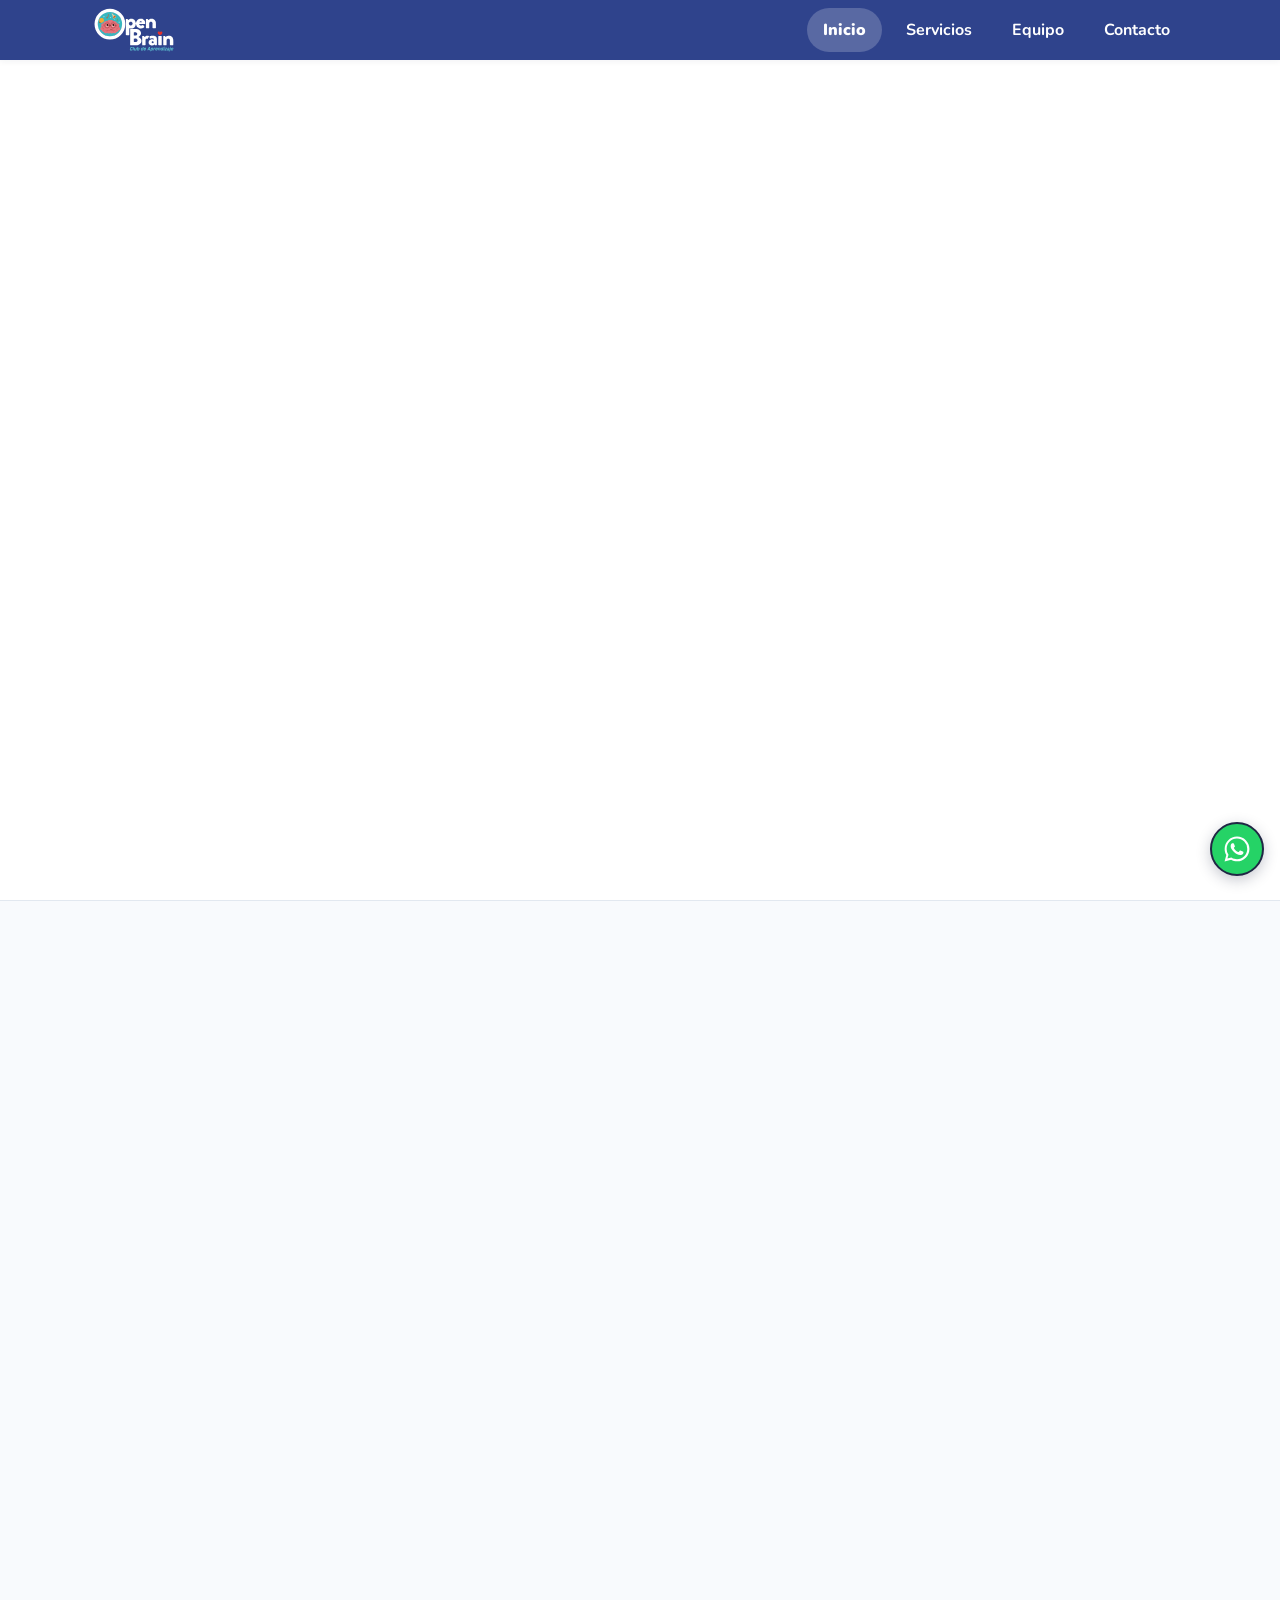
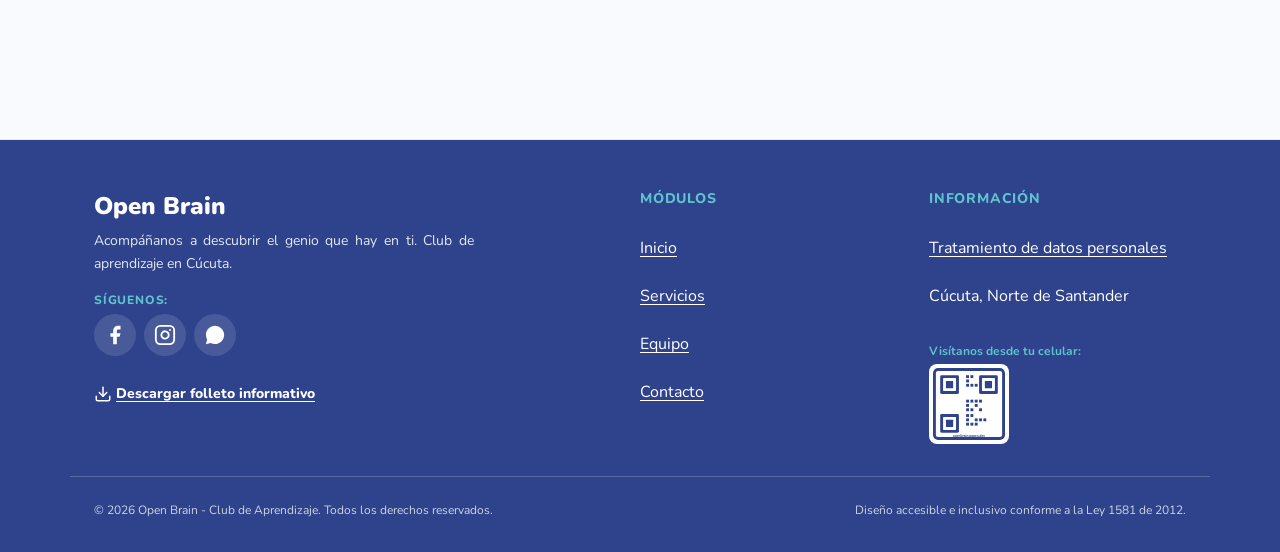
<file: index.html>
<!DOCTYPE html>
<html lang="es" class="page-home">
<head>
  <meta charset="UTF-8">
  <meta name="viewport" content="width=device-width, initial-scale=1.0">
  <title>Open Brain | Club de Aprendizaje en Cúcuta</title>
  <meta name="description" content="Club de aprendizaje en Cúcuta especializado en acompañar a niños, niñas y adolescentes con dificultades de aprendizaje. Conoce nuestros servicios y solicita información.">
  <!-- SEO técnico -->
  <meta name="robots" content="index, follow">
  <link rel="canonical" href="https://[PENDIENTE: dominio].pages.dev/index.html">
  <!-- Open Graph para redes sociales -->
  <meta property="og:type" content="website">
  <meta property="og:title" content="Open Brain | Club de Aprendizaje en Cúcuta">
  <meta property="og:description" content="Acompañamos a niñas, niños y adolescentes con dificultades de aprendizaje en Cúcuta. Acompañamiento pedagógico, terapéutico y estimulación adecuada.">
  <meta property="og:url" content="https://[PENDIENTE: dominio].pages.dev/index.html">
  <meta property="og:image" content="https://[PENDIENTE: dominio].pages.dev/img/ilustracion-hero.svg">
  <meta property="og:locale" content="es_CO">
  <meta property="og:site_name" content="Open Brain - Club de Aprendizaje">
  <link rel="stylesheet" href="css/variables.css">
  <link rel="stylesheet" href="css/global.css">
  <link rel="stylesheet" href="css/inicio.css">
  <script src="js/animaciones.js"></script>
</head>
<body>
  <!-- Salto accesible al contenido principal (WCAG 2.1 AA) -->
  <a href="#main" class="skip-link">Saltar al contenido principal</a>

  <!-- ======================================================================
       RF-01: Barra de navegación transversal en Azul Índigo (#2F438C)
       ====================================================================== -->
  <header class="header">
    <div class="container header__inner">
      <a href="index.html" class="header__logo-link" aria-label="Página de inicio de Open Brain">
        <img src="img/logo-openbrain-header.svg" alt="Logo de Open Brain - Club de Aprendizaje" class="header__logo-img" width="200" height="50">
      </a>

      <!-- Botón de apertura/cierre de navegación móvil -->
      <button type="button" class="nav__toggle" aria-expanded="false" aria-controls="main-nav" aria-label="Abrir menú de navegación">
        <svg class="nav__toggle-icon nav__toggle-icon--menu" viewBox="0 0 24 24" fill="none" stroke="currentColor" stroke-width="2.5" stroke-linecap="round" stroke-linejoin="round" aria-hidden="true">
          <line x1="3" y1="6" x2="21" y2="6"></line>
          <line x1="3" y1="12" x2="21" y2="12"></line>
          <line x1="3" y1="18" x2="21" y2="18"></line>
        </svg>
        <svg class="nav__toggle-icon nav__toggle-icon--close" viewBox="0 0 24 24" fill="none" stroke="currentColor" stroke-width="2.5" stroke-linecap="round" stroke-linejoin="round" aria-hidden="true">
          <line x1="18" y1="6" x2="6" y2="18"></line>
          <line x1="6" y1="6" x2="18" y2="18"></line>
        </svg>
      </button>

      <!-- Navegación con acceso a los 4 módulos (RF-01) -->
      <nav id="main-nav" class="header__nav nav" aria-label="Navegación principal">
        <ul class="nav__menu">
          <li class="nav__item">
            <a href="index.html" class="nav__link nav__link--active" aria-current="page">Inicio</a>
          </li>
          <li class="nav__item">
            <a href="servicios.html" class="nav__link">Servicios</a>
          </li>
          <li class="nav__item">
            <a href="equipo.html" class="nav__link">Equipo</a>
          </li>
          <li class="nav__item">
            <a href="contacto.html" class="nav__link">Contacto</a>
          </li>
        </ul>
      </nav>
    </div>
  </header>

  <main id="main" class="main-content">
    <!-- ======================================================================
         RF-03, RF-06: Hero de Inicio fiel a la pantalla 1 del prototipo
         ====================================================================== -->
    <section class="hero-section snap-section" aria-labelledby="hero-title">
      <div class="container hero-section__inner">
        <div class="hero-section__content">
          <span class="tag-label">Club de aprendizaje en Cúcuta</span>
          <!-- Único H1 de la página con acento coral en "genio que hay en ti" -->
          <h1 id="hero-title" class="hero-section__title">
            Acompáñanos a descubrir el <span class="text-coral">genio que hay en ti</span>
          </h1>
          <p class="hero-section__text">
            Acompañamos a niñas, niños y sus familias con atención cercana, profesional y a su propio ritmo.
          </p>

          <div class="hero-section__actions">
            <!-- RF-06: Botón Conocer servicios en Azul Índigo -->
            <a href="servicios.html" class="btn btn--primary">
              Conocer servicios
            </a>

            <!-- RF-02: Botón Escribir por WhatsApp en Coral -->
            <a href="https://wa.me/573227606978?text=Hola%20Open%20Brain,%20deseo%20solicitar%20informaci%C3%B3n" class="btn btn--coral" target="_blank" rel="noopener noreferrer">
              Escribir por WhatsApp
            </a>
          </div>

          <!-- RF-07: Teléfono y correo en línea directa bajo los botones -->
          <div class="hero-contact-line">
            <a href="https://wa.me/573227606978?text=Hola%20Open%20Brain,%20deseo%20solicitar%20informaci%C3%B3n" class="hero-contact-item">
              <svg viewBox="0 0 24 24" fill="none" stroke="currentColor" stroke-width="2" stroke-linecap="round" stroke-linejoin="round" aria-hidden="true">
                <path d="M22 16.92v3a2 2 0 0 1-2.18 2 19.79 19.79 0 0 1-8.63-3.07 19.5 19.5 0 0 1-6-6 19.79 19.79 0 0 1-3.07-8.67A2 2 0 0 1 4.11 2h3a2 2 0 0 1 2 1.72 12.84 12.84 0 0 0 .7 2.81 2 2 0 0 1-.45 2.11L8.09 9.91a16 16 0 0 0 6 6l1.27-1.27a2 2 0 0 1 2.11-.45 12.84 12.84 0 0 0 2.81.7A2 2 0 0 1 22 16.92z"></path>
              </svg>
              <span>+57 322 7606978 </span>
            </a>

            <a href="mailto:openbrainclub@gmail.com" class="hero-contact-item">
              <svg viewBox="0 0 24 24" fill="none" stroke="currentColor" stroke-width="2" stroke-linecap="round" stroke-linejoin="round" aria-hidden="true">
                <path d="M4 4h16c1.1 0 2 .9 2 2v12c0 1.1-.9 2-2 2H4c-1.1 0-2-.9-2-2V6c0-1.1.9-2 2-2z"></path>
                <polyline points="22,6 12,13 2,6"></polyline>
              </svg>
              <span>openbrainclub@gmail.com</span>
            </a>
          </div>

          
        </div>

        <!-- Ilustración circular turquesa con cerebro rosa del prototipo -->
        <div class="hero-section__visual">
          <img src="img/ilustracion-hero.svg" alt="Ilustración de Open Brain con cerebro alegre con gafas sobre círculo turquesa" class="hero-section__mascot" width="340" height="340" fetchpriority="high">
        </div>
      </div>

      <!-- RF-08: Accesos directos tipo píldoras a los 3 servicios con los colores del moodboard -->
          <div class="hero-service-pills" aria-label="Accesos rápidos a servicios">
            <a href="servicios.html#pedagogico" class="service-pill service-pill--pink">Pedagógico</a>
            <a href="servicios.html#terapeutico" class="service-pill service-pill--teal">Terapéutico</a>
            <a href="servicios.html#valoracion" class="service-pill service-pill--coral">Valoración</a>
          </div>
    </section>

    <!-- ======================================================================
         RF-04, RF-05: Presentación de Open Brain y Espacio con imagen de la sede
         ====================================================================== -->
    <section class="about-section snap-section" aria-labelledby="about-title">
      <div class="container">
        <div class="about-section__grid">
          <div class="about-section__content">
            <span class="tag-label">Conócenos</span>
            <!-- RF-04: Presentación institucional -->
            <h2 id="about-title" class="about-section__title">Un espacio de apoyo integral para el aprendizaje</h2>
            <p class="about-section__paragraph">
              <strong>Open Brain</strong> es una organización de carácter pluralista en Cúcuta dedicada a mejorar el entendimiento y manejo de las dificultades de aprendizaje en niños, niñas y adolescentes.
            </p>
            <p class="about-section__paragraph">
              Contamos con un equipo de tres profesores y especialistas comprometidos en brindar acompañamiento pedagógico, terapéutico y estimulación adecuada, orientando además a las familias en cada etapa escolar y formativa.
            </p>
          </div>

          <!-- RF-05: Espacio con la imagen de la sede (sin menores) -->
          <div class="about-section__media">
            <figure class="site-image-card">
              <img src="img/sede-openbrain.jpeg" alt="Fachada e instalaciones de la sede de Open Brain en el barrio Villa Prado de Cúcuta" class="site-image-card__img" width="800" height="500" loading="lazy">
              <figcaption class="site-image-card__caption">
                <strong>Sede Open Brain:</strong> CL 2N N.º 14E-102, barrio Villa Prado, Cúcuta. 
              </figcaption>
            </figure>
          </div>
        </div>
      </div>
    </section>
  </main>

  <!-- ======================================================================
       RF-02: Botón flotante accesible de WhatsApp en todas las pantallas
       ====================================================================== -->
  <a href="https://wa.me/573227606978?text=Hola%20Open%20Brain,%20deseo%20solicitar%20informaci%C3%B3n" class="whatsapp-btn" target="_blank" rel="noopener noreferrer" aria-label="Escribir por WhatsApp a Open Brain (abre conversación)">
    <svg class="whatsapp-btn__icon" viewBox="0 0 24 24" aria-hidden="true">
      <path d="M12.04 2c-5.46 0-9.91 4.45-9.91 9.91 0 1.75.46 3.45 1.32 4.95L2.05 22l5.25-1.38c1.45.79 3.08 1.21 4.74 1.21 5.46 0 9.91-4.45 9.91-9.91 0-2.65-1.03-5.14-2.9-7.01A9.82 9.82 0 0 0 12.04 2zm0 18.15c-1.5 0-2.97-.4-4.25-1.16l-.3-.18-3.13.82.83-3.05-.2-.32a8.19 8.19 0 0 1-1.26-4.35c0-4.54 3.7-8.24 8.24-8.24 2.2 0 4.27.86 5.82 2.42a8.18 8.18 0 0 1 2.41 5.83c.01 4.54-3.69 8.23-8.23 8.23zm4.52-6.17c-.25-.12-1.47-.72-1.7-.81-.23-.08-.39-.12-.56.12-.17.25-.64.81-.79.98-.14.17-.29.19-.54.06-.25-.12-1.05-.39-2-1.23-.74-.66-1.24-1.48-1.39-1.73-.14-.25-.02-.38.11-.5.11-.11.25-.29.37-.43.12-.15.17-.25.25-.42.08-.17.04-.31-.02-.44-.06-.12-.56-1.35-.77-1.85-.2-.48-.41-.42-.56-.43h-.48c-.17 0-.44.06-.67.31-.23.25-.88.86-.88 2.1 0 1.24.9 2.44 1.03 2.61.12.17 1.78 2.71 4.3 3.8.6.26 1.07.41 1.44.53.61.19 1.16.17 1.6.1.49-.07 1.47-.6 1.68-1.18.21-.58.21-1.07.15-1.18-.06-.12-.23-.19-.48-.31z"/>
    </svg>
  </a>

  <!-- ======================================================================
       Pie de página transversal en Azul Índigo (#2F438C)
       RF-25: Redes sociales | RF-26: Código QR | RF-27: Folleto descargable
       ====================================================================== -->
  <footer class="footer">
    <div class="container footer__grid">
      <!-- Columna 1: Presentación, Redes (RF-25) y Folleto (RF-27) -->
      <div class="footer__brand">
        <h2 class="footer__brand-title">Open Brain</h2>
        <p class="footer__brand-text">
          Acompáñanos a descubrir el genio que hay en ti. Club de aprendizaje en Cúcuta.
        </p>

        <!-- RF-25: Redes sociales existentes -->
        <div class="footer__social">
          <span class="footer__social-label">Síguenos:</span>
          <div class="footer__social-links">
            <a href="https://www.facebook.com/people/Open-Brain-Club-De-Aprendizaje/61576938195843/" class="footer__social-link" target="_blank" rel="noopener noreferrer" aria-label="Open Brain en Facebook">
              <svg viewBox="0 0 24 24" fill="currentColor" width="22" height="22" aria-hidden="true"><path d="M18 2h-3a5 5 0 0 0-5 5v3H7v4h3v8h4v-8h3l1-4h-4V7a1 1 0 0 1 1-1h3z"/></svg>
            </a>
            <a href="https://www.instagram.com/openbrain_club/" class="footer__social-link" target="_blank" rel="noopener noreferrer" aria-label="Open Brain en Instagram">
              <svg viewBox="0 0 24 24" fill="none" stroke="currentColor" stroke-width="2" stroke-linecap="round" stroke-linejoin="round" width="22" height="22" aria-hidden="true"><rect x="2" y="2" width="20" height="20" rx="5" ry="5"/><path d="M16 11.37A4 4 0 1 1 12.63 8 4 4 0 0 1 16 11.37z"/><line x1="17.5" y1="6.5" x2="17.51" y2="6.5"/></svg>
            </a>
            <a href="https://wa.me/573227606978" class="footer__social-link" target="_blank" rel="noopener noreferrer" aria-label="Open Brain por WhatsApp">
              <svg viewBox="0 0 24 24" fill="currentColor" width="22" height="22" aria-hidden="true"><path d="M12.04 2c-5.46 0-9.91 4.45-9.91 9.91 0 1.75.46 3.45 1.32 4.95L2.05 22l5.25-1.38c1.45.79 3.08 1.21 4.74 1.21 5.46 0 9.91-4.45 9.91-9.91 0-2.65-1.03-5.14-2.9-7.01A9.82 9.82 0 0 0 12.04 2z"/></svg>
            </a>
          </div>
        </div>

        <!-- RF-27: Folleto digital descargable -->
        <a href="assets/folleto-open-brain.pdf" class="footer__brochure-link" download aria-label="Descargar folleto informativo de Open Brain en PDF">
          <svg viewBox="0 0 24 24" fill="none" stroke="currentColor" stroke-width="2" stroke-linecap="round" stroke-linejoin="round" width="18" height="18" aria-hidden="true"><path d="M21 15v4a2 2 0 0 1-2 2H5a2 2 0 0 1-2-2v-4"/><polyline points="7 10 12 15 17 10"/><line x1="12" y1="15" x2="12" y2="3"/></svg>
          Descargar folleto informativo
          
        </a>
      </div>

      <!-- Columna 2: Navegación del sitio -->
      <nav class="footer__nav" aria-label="Enlaces rápidos del pie de página">
        <h3 class="footer__section-title">Módulos</h3>
        <ul class="footer__links-list">
          <li><a href="index.html" class="footer__link">Inicio</a></li>
          <li><a href="servicios.html" class="footer__link">Servicios</a></li>
          <li><a href="equipo.html" class="footer__link">Equipo</a></li>
          <li><a href="contacto.html" class="footer__link">Contacto</a></li>
        </ul>
      </nav>

      <!-- Columna 3: Información institucional, legal y QR (RF-26) -->
      <div class="footer__legal">
        <h3 class="footer__section-title">Información</h3>
        <ul class="footer__links-list">
          <li><a href="politica-datos.html" class="footer__link">Tratamiento de datos personales</a></li>
          <li><span class="footer__link">Cúcuta, Norte de Santander</span></li>
        </ul>

        <!-- RF-26: Código QR para usar en la sede física -->
        <div class="footer__qr">
          <span class="footer__qr-label">Visítanos desde tu celular:</span>
          <img src="assets/qr-openbrain.svg" alt="Código QR que dirige al sitio web de Open Brain" width="80" height="80" loading="lazy">
        </div>
      </div>
    </div>

    <div class="container footer__bottom">
      <p>&copy; 2026 Open Brain - Club de Aprendizaje. Todos los derechos reservados.</p>
      <p>Diseño accesible e inclusivo conforme a la Ley 1581 de 2012.</p>
    </div>
  </footer>

  <!-- Scripts funcionales -->
  <script src="js/menu.js" defer></script>
</body>
</html>
</file>
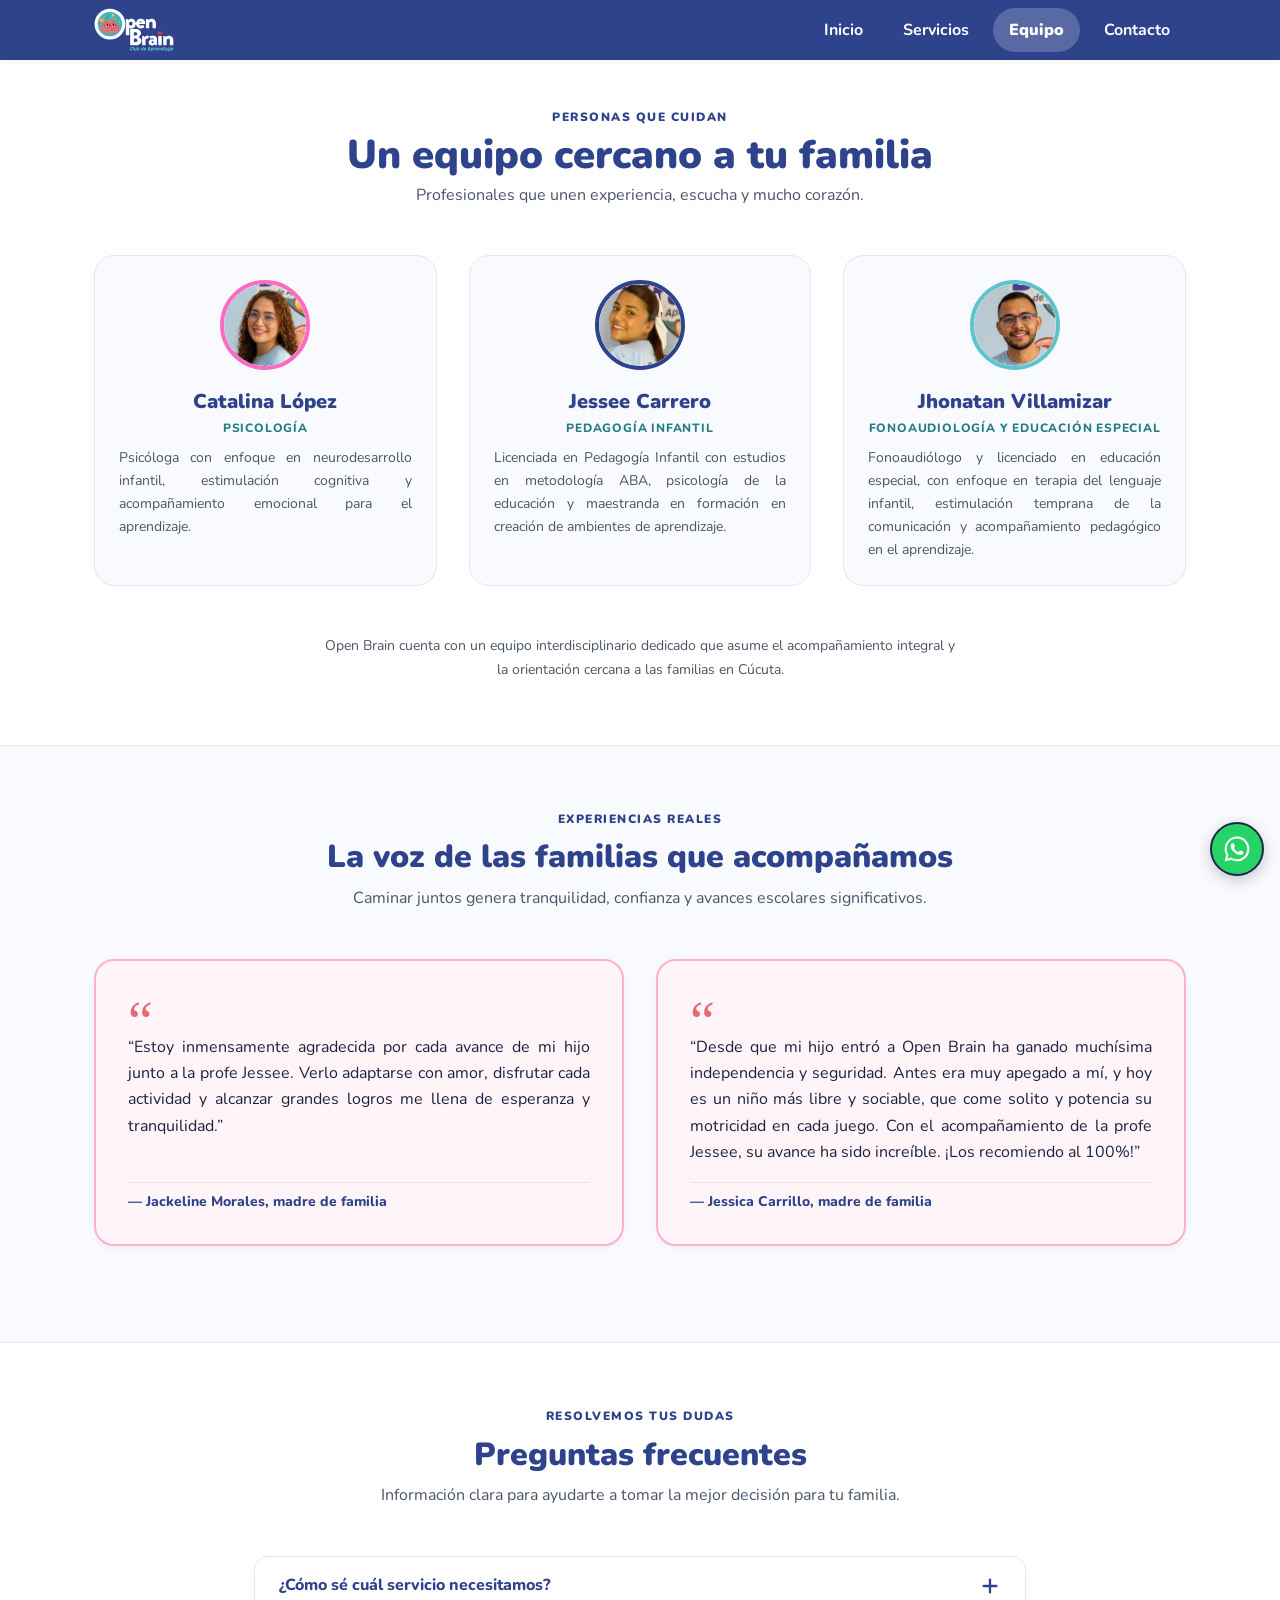
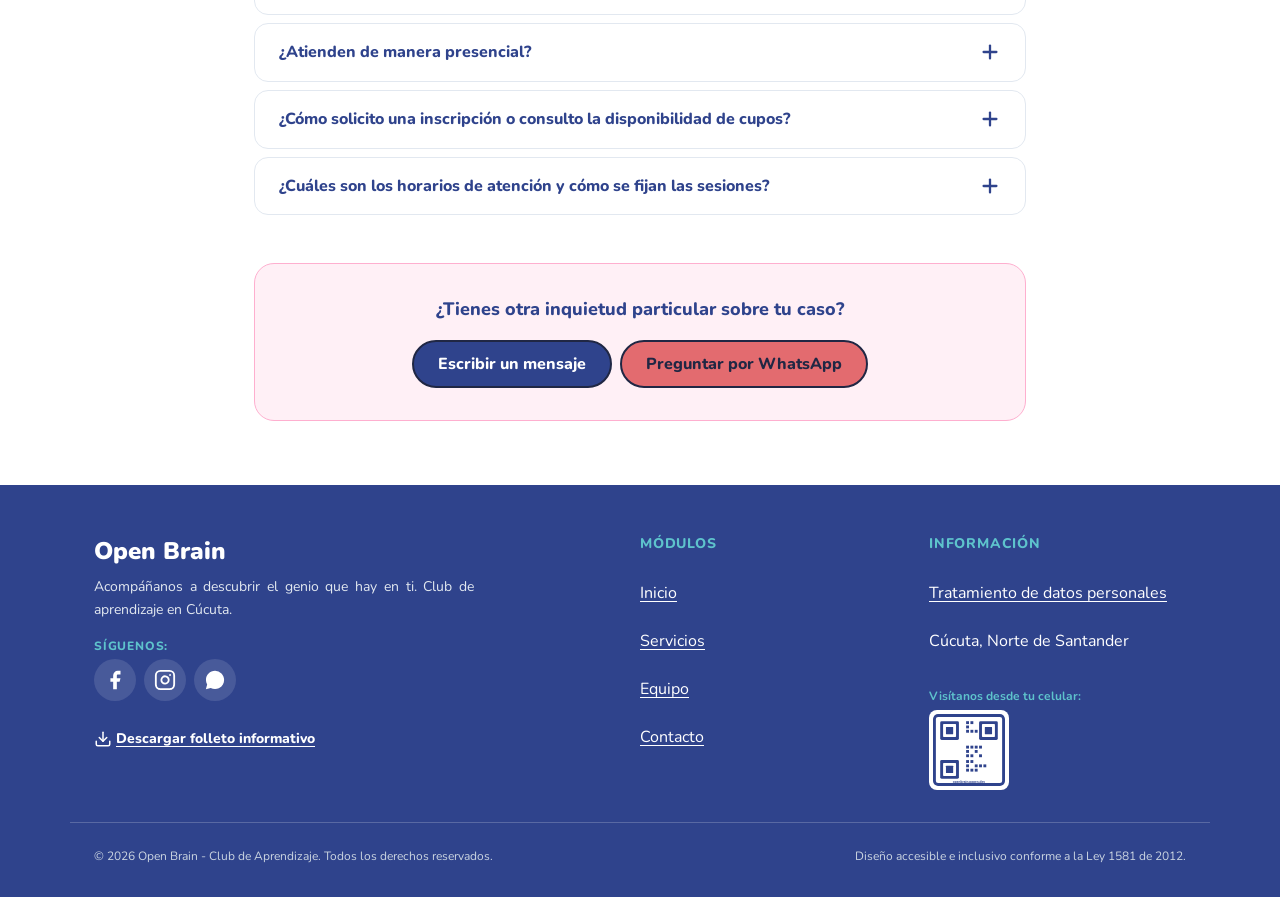
<file: equipo.html>
<!DOCTYPE html>
<html lang="es">
<head>
  <meta charset="UTF-8">
  <meta name="viewport" content="width=device-width, initial-scale=1.0">
  <title>Equipo y Testimonios | Open Brain - Club de Aprendizaje</title>
  <meta name="description" content="Conoce a nuestro equipo docente y terapéutico en Cúcuta, testimonios autorizados de familias y respuestas a preguntas frecuentes sobre Open Brain.">
  <!-- SEO técnico -->
  <meta name="robots" content="index, follow">
  <link rel="canonical" href="https://[PENDIENTE: dominio].pages.dev/equipo.html">
  <!-- Open Graph -->
  <meta property="og:type" content="website">
  <meta property="og:title" content="Equipo y Testimonios | Open Brain - Club de Aprendizaje">
  <meta property="og:description" content="Profesionales que unen experiencia, escucha y corazón. Conoce al equipo de Open Brain en Cúcuta y lo que dicen las familias que acompañamos.">
  <meta property="og:url" content="https://[PENDIENTE: dominio].pages.dev/equipo.html">
  <meta property="og:image" content="https://[PENDIENTE: dominio].pages.dev/img/ilustracion-hero.svg">
  <meta property="og:locale" content="es_CO">
  <meta property="og:site_name" content="Open Brain - Club de Aprendizaje">
  <link rel="stylesheet" href="css/variables.css">
  <link rel="stylesheet" href="css/global.css">
  <link rel="stylesheet" href="css/equipo.css">
</head>
<body>
  <!-- Salto accesible al contenido principal (WCAG 2.1 AA) -->
  <a href="#main" class="skip-link">Saltar al contenido principal</a>

  <!-- ======================================================================
       RF-01: Barra de navegación transversal en Azul Índigo (#2F438C)
       ====================================================================== -->
  <header class="header">
    <div class="container header__inner">
      <a href="index.html" class="header__logo-link" aria-label="Página de inicio de Open Brain">
        <img src="img/logo-openbrain-header.svg" alt="Logo de Open Brain - Club de Aprendizaje" class="header__logo-img" width="200" height="50">
      </a>

      <!-- Botón de apertura/cierre de navegación móvil -->
      <button type="button" class="nav__toggle" aria-expanded="false" aria-controls="main-nav" aria-label="Abrir menú de navegación">
        <svg class="nav__toggle-icon nav__toggle-icon--menu" viewBox="0 0 24 24" fill="none" stroke="currentColor" stroke-width="2.5" stroke-linecap="round" stroke-linejoin="round" aria-hidden="true">
          <line x1="3" y1="6" x2="21" y2="6"></line>
          <line x1="3" y1="12" x2="21" y2="12"></line>
          <line x1="3" y1="18" x2="21" y2="18"></line>
        </svg>
        <svg class="nav__toggle-icon nav__toggle-icon--close" viewBox="0 0 24 24" fill="none" stroke="currentColor" stroke-width="2.5" stroke-linecap="round" stroke-linejoin="round" aria-hidden="true">
          <line x1="18" y1="6" x2="6" y2="18"></line>
          <line x1="6" y1="6" x2="18" y2="18"></line>
        </svg>
      </button>

      <!-- Navegación con acceso a los 4 módulos (RF-01) -->
      <nav id="main-nav" class="header__nav nav" aria-label="Navegación principal">
        <ul class="nav__menu">
          <li class="nav__item">
            <a href="index.html" class="nav__link">Inicio</a>
          </li>
          <li class="nav__item">
            <a href="servicios.html" class="nav__link">Servicios</a>
          </li>
          <li class="nav__item">
            <a href="equipo.html" class="nav__link nav__link--active" aria-current="page">Equipo</a>
          </li>
          <li class="nav__item">
            <a href="contacto.html" class="nav__link">Contacto</a>
          </li>
        </ul>
      </nav>
    </div>
  </header>

  <main id="main" class="main-content">
    <!-- ======================================================================
         RF-14: Presentación del equipo profesional (según Figura 7 y Figura 8)
         ====================================================================== -->
    <section class="team-section" aria-labelledby="team-page-title">
      <div class="container">
        <div class="section-heading-center">
          <span class="tag-label tag-label--center">PERSONAS QUE CUIDAN</span>
          <!-- Único H1 de la página -->
          <h1 id="team-page-title" class="team-section__title">Un equipo cercano a tu familia</h1>
          <p class="team-section__subtitle">
            Profesionales que unen experiencia, escucha y mucho corazón.
          </p>
        </div>

        <!-- Tres círculos de profesionales como en el prototipo -->
        <div class="team-grid">
          <!-- Profesional 1: Catalina López / Psicología -->
          <article class="team-card" aria-label="Perfil profesional de Catalina López">
            <div class="team-avatar team-avatar--pink">
              <img src="img/equipo-catalina-lopez.jpg" alt="Fotografía de Catalina López" class="team-avatar__img" width="82" height="82" loading="lazy">
            </div>
            <h2 class="team-card__name">Catalina López</h2>
            <p class="team-card__role">Psicología</p>
            <p class="team-card__bio">
              Psicóloga con enfoque en neurodesarrollo infantil, estimulación cognitiva y acompañamiento emocional para el aprendizaje.
            </p>
          </article>

          <!-- Profesional 2: Jessee Carrero / Pedagogía Infantil -->
          <article class="team-card" aria-label="Perfil profesional de Jessee Carrero">
            <div class="team-avatar team-avatar--indigo">
              <img src="img/equipo-jessee-carrero.jpg" alt="Fotografía de Jessee Carrero" class="team-avatar__img" width="82" height="82" loading="lazy">
            </div>
            <h2 class="team-card__name">Jessee Carrero</h2>
            <p class="team-card__role">Pedagogía Infantil</p>
            <p class="team-card__bio">
              Licenciada en Pedagogía Infantil con estudios en metodología ABA, psicología de la educación y maestranda en formación en creación de ambientes de aprendizaje.
            </p>
          </article>

          <!-- Profesional 3: Jhonatan Villamizar / Fonoaudiología y Educación Especial -->
          <article class="team-card" aria-label="Perfil profesional de Jhonatan Villamizar">
            <div class="team-avatar team-avatar--teal">
              <img src="img/equipo-jhonatan-villamizar.jpg" alt="Fotografía de Jhonatan Villamizar" class="team-avatar__img" width="82" height="82" loading="lazy">
            </div>
            <h2 class="team-card__name">Jhonatan Villamizar</h2>
            <p class="team-card__role">Fonoaudiología y Educación Especial</p>
            <p class="team-card__bio">
              Fonoaudiólogo y licenciado en educación especial, con enfoque en terapia del lenguaje infantil, estimulación temprana de la comunicación y acompañamiento pedagógico en el aprendizaje.
            </p>
          </article>
        </div>

        <p class="team-note">
          Open Brain cuenta con un equipo interdisciplinario dedicado que asume el acompañamiento integral y la orientación cercana a las familias en Cúcuta.
        </p>
      </div>
    </section>

    <!-- ======================================================================
         RF-15: Testimonios de familias autorizados (sin nombres de menores)
         ====================================================================== -->
    <section class="testimonials-section" aria-labelledby="testimonials-title">
      <div class="container">
        <div class="section-heading-center">
          <span class="tag-label tag-label--center">EXPERIENCIAS REALES</span>
          <h2 id="testimonials-title" class="testimonials-section__title">La voz de las familias que acompañamos</h2>
          <p class="testimonials-section__subtitle">
            Caminar juntos genera tranquilidad, confianza y avances escolares significativos.
          </p>
        </div>

        <!-- Tarjetas rosas suaves de testimonios según prototipo -->
        <div class="testimonials-grid">
          <!-- Testimonio 1 -->
          <article class="testimonial-card">
            <div class="testimonial-card__quote-mark" aria-hidden="true">&ldquo;</div>
            <blockquote class="testimonial-card__quote">
              <p>
                &ldquo;Estoy inmensamente agradecida por cada avance de mi hijo junto a la profe Jessee. Verlo adaptarse con amor, disfrutar cada actividad y alcanzar grandes logros me llena de esperanza y tranquilidad.&rdquo;
              </p>
            </blockquote>
            <footer class="testimonial-card__footer">
              <cite class="testimonial-card__author">&mdash; Jackeline Morales, madre de familia</cite>
            </footer>
          </article>

          <!-- Testimonio 2 -->
          <article class="testimonial-card">
            <div class="testimonial-card__quote-mark" aria-hidden="true">&ldquo;</div>
            <blockquote class="testimonial-card__quote">
              <p>
                &ldquo;Desde que mi hijo entró a Open Brain ha ganado muchísima independencia y seguridad. Antes era muy apegado a mí, y hoy es un niño más libre y sociable, que come solito y potencia su motricidad en cada juego. Con el acompañamiento de la profe Jessee, su avance ha sido increíble. ¡Los recomiendo al 100%!&rdquo;
              </p>
            </blockquote>
            <footer class="testimonial-card__footer">
              <cite class="testimonial-card__author">&mdash; Jessica Carrillo, madre de familia</cite>
            </footer>
          </article>
        </div>
      </div>
    </section>

    <!-- ======================================================================
         RF-16: Preguntas frecuentes en secciones desplegables nativas (<details>)
         ====================================================================== -->
    <section class="faq-section" aria-labelledby="faq-title">
      <div class="container container--narrow">
        <div class="section-heading-center">
          <span class="tag-label tag-label--center">RESOLVEMOS TUS DUDAS</span>
          <h2 id="faq-title" class="faq-section__title">Preguntas frecuentes</h2>
          <p class="faq-section__subtitle">
            Información clara para ayudarte a tomar la mejor decisión para tu familia.
          </p>
        </div>

        <div class="faq-list">
          <!-- Pregunta 1 (del prototipo) -->
          <details class="faq-item">
            <summary class="faq-item__question">
              <span>¿Cómo sé cuál servicio necesitamos?</span>
              <svg class="faq-item__icon" viewBox="0 0 24 24" fill="none" stroke="currentColor" stroke-width="2.5" stroke-linecap="round" stroke-linejoin="round" aria-hidden="true">
                <line x1="12" y1="5" x2="12" y2="19"></line>
                <line x1="5" y1="12" x2="19" y2="12"></line>
              </svg>
            </summary>
            <div class="faq-item__answer">
              <p>
                En Open Brain realizamos una primera sesión de valoración y escucha atenta con los acudientes. Evaluamos las dificultades manifestadas en la escuela o en casa (lectura, atención, estimulación o funciones ejecutivas) y te orientamos con total claridad sobre si el camino más oportuno es pedagógico, terapéutico o de estimulación adecuada.
              </p>
            </div>
          </details>

          <!-- Pregunta 2 (del prototipo) -->
          <details class="faq-item">
            <summary class="faq-item__question">
              <span>¿Atienden de manera presencial?</span>
              <svg class="faq-item__icon" viewBox="0 0 24 24" fill="none" stroke="currentColor" stroke-width="2.5" stroke-linecap="round" stroke-linejoin="round" aria-hidden="true">
                <line x1="12" y1="5" x2="12" y2="19"></line>
                <line x1="5" y1="12" x2="19" y2="12"></line>
              </svg>
            </summary>
            <div class="faq-item__answer">
              <p>
                Sí. Todas las actividades y acompañamientos se brindan de manera presencial en nuestra sede física ubicada en la CL 2N N.º 14E-102, barrio Villa Prado, Cúcuta. Contamos con espacios acondicionados, tranquilos y libres de distractores para asegurar una atención personalizada y respetuosa.
              </p>
            </div>
          </details>

          <!-- Pregunta 3 -->
          <details class="faq-item">
            <summary class="faq-item__question">
              <span>¿Cómo solicito una inscripción o consulto la disponibilidad de cupos?</span>
              <svg class="faq-item__icon" viewBox="0 0 24 24" fill="none" stroke="currentColor" stroke-width="2.5" stroke-linecap="round" stroke-linejoin="round" aria-hidden="true">
                <line x1="12" y1="5" x2="12" y2="19"></line>
                <line x1="5" y1="12" x2="19" y2="12"></line>
              </svg>
            </summary>
            <div class="faq-item__answer">
              <p>
                Puedes diligenciar el formulario en nuestro módulo de Contacto o escribirnos directamente al canal de WhatsApp. Esta plataforma digital recibe y orienta tu solicitud. La disponibilidad de cupos y la asignación final de horarios se acuerda directamente con el equipo docente.
              </p>
            </div>
          </details>

          <!-- Pregunta 4 -->
          <details class="faq-item">
            <summary class="faq-item__question">
              <span>¿Cuáles son los horarios de atención y cómo se fijan las sesiones?</span>
              <svg class="faq-item__icon" viewBox="0 0 24 24" fill="none" stroke="currentColor" stroke-width="2.5" stroke-linecap="round" stroke-linejoin="round" aria-hidden="true">
                <line x1="12" y1="5" x2="12" y2="19"></line>
                <line x1="5" y1="12" x2="19" y2="12"></line>
              </svg>
            </summary>
            <div class="faq-item__answer">
              <p>
                Atendemos de lunes a viernes entre 8:00 a.m. y 6:00 p.m., y los sábados de 8:00 a.m. a 1:00 p.m. Las frecuencias y jornadas se acuerdan de mutuo acuerdo con la familia según el plan recomendado para cada estudiante.
              </p>
            </div>
          </details>
        </div>

        <!-- Llamado a la acción inferior -->
        <div class="faq-cta">
          <p class="faq-cta__text">¿Tienes otra inquietud particular sobre tu caso?</p>
          <div class="faq-cta__actions">
            <a href="contacto.html" class="btn btn--primary">Escribir un mensaje</a>
            <a href="https://wa.me/573227606978?text=Hola%20Open%20Brain,%20tengo%20una%20pregunta" class="btn btn--coral" target="_blank" rel="noopener noreferrer">
              Preguntar por WhatsApp
            </a>
          </div>
        </div>
      </div>
    </section>
  </main>

  <!-- ======================================================================
       RF-02: Botón flotante accesible de WhatsApp en todas las pantallas
       ====================================================================== -->
  <a href="https://wa.me/573227606978?text=Hola%20Open%20Brain,%20deseo%20solicitar%20informaci%C3%B3n" class="whatsapp-btn" target="_blank" rel="noopener noreferrer" aria-label="Escribir por WhatsApp a Open Brain (abre conversación)">
    <svg class="whatsapp-btn__icon" viewBox="0 0 24 24" aria-hidden="true">
      <path d="M12.04 2c-5.46 0-9.91 4.45-9.91 9.91 0 1.75.46 3.45 1.32 4.95L2.05 22l5.25-1.38c1.45.79 3.08 1.21 4.74 1.21 5.46 0 9.91-4.45 9.91-9.91 0-2.65-1.03-5.14-2.9-7.01A9.82 9.82 0 0 0 12.04 2zm0 18.15c-1.5 0-2.97-.4-4.25-1.16l-.3-.18-3.13.82.83-3.05-.2-.32a8.19 8.19 0 0 1-1.26-4.35c0-4.54 3.7-8.24 8.24-8.24 2.2 0 4.27.86 5.82 2.42a8.18 8.18 0 0 1 2.41 5.83c.01 4.54-3.69 8.23-8.23 8.23zm4.52-6.17c-.25-.12-1.47-.72-1.7-.81-.23-.08-.39-.12-.56.12-.17.25-.64.81-.79.98-.14.17-.29.19-.54.06-.25-.12-1.05-.39-2-1.23-.74-.66-1.24-1.48-1.39-1.73-.14-.25-.02-.38.11-.5.11-.11.25-.29.37-.43.12-.15.17-.25.25-.42.08-.17.04-.31-.02-.44-.06-.12-.56-1.35-.77-1.85-.2-.48-.41-.42-.56-.43h-.48c-.17 0-.44.06-.67.31-.23.25-.88.86-.88 2.1 0 1.24.9 2.44 1.03 2.61.12.17 1.78 2.71 4.3 3.8.6.26 1.07.41 1.44.53.61.19 1.16.17 1.6.1.49-.07 1.47-.6 1.68-1.18.21-.58.21-1.07.15-1.18-.06-.12-.23-.19-.48-.31z"/>
    </svg>
  </a>

  <!-- ======================================================================
       Pie de página transversal en Azul Índigo (#2F438C)
       RF-25: Redes sociales | RF-26: Código QR | RF-27: Folleto descargable
       ====================================================================== -->
  <footer class="footer">
    <div class="container footer__grid">
      <!-- Columna 1: Presentación, Redes (RF-25) y Folleto (RF-27) -->
      <div class="footer__brand">
        <h2 class="footer__brand-title">Open Brain</h2>
        <p class="footer__brand-text">
          Acompáñanos a descubrir el genio que hay en ti. Club de aprendizaje en Cúcuta.
        </p>

        <!-- RF-25: Redes sociales existentes -->
        <div class="footer__social">
          <span class="footer__social-label">Síguenos:</span>
          <div class="footer__social-links">
            <a href="https://www.facebook.com/people/Open-Brain-Club-De-Aprendizaje/61576938195843/" class="footer__social-link" target="_blank" rel="noopener noreferrer" aria-label="Open Brain en Facebook">
              <svg viewBox="0 0 24 24" fill="currentColor" width="22" height="22" aria-hidden="true"><path d="M18 2h-3a5 5 0 0 0-5 5v3H7v4h3v8h4v-8h3l1-4h-4V7a1 1 0 0 1 1-1h3z"/></svg>
            </a>
            <a href="https://www.instagram.com/openbrain_club/" class="footer__social-link" target="_blank" rel="noopener noreferrer" aria-label="Open Brain en Instagram">
              <svg viewBox="0 0 24 24" fill="none" stroke="currentColor" stroke-width="2" stroke-linecap="round" stroke-linejoin="round" width="22" height="22" aria-hidden="true"><rect x="2" y="2" width="20" height="20" rx="5" ry="5"/><path d="M16 11.37A4 4 0 1 1 12.63 8 4 4 0 0 1 16 11.37z"/><line x1="17.5" y1="6.5" x2="17.51" y2="6.5"/></svg>
            </a>
            <a href="https://wa.me/573227606978" class="footer__social-link" target="_blank" rel="noopener noreferrer" aria-label="Open Brain por WhatsApp">
              <svg viewBox="0 0 24 24" fill="currentColor" width="22" height="22" aria-hidden="true"><path d="M12.04 2c-5.46 0-9.91 4.45-9.91 9.91 0 1.75.46 3.45 1.32 4.95L2.05 22l5.25-1.38c1.45.79 3.08 1.21 4.74 1.21 5.46 0 9.91-4.45 9.91-9.91 0-2.65-1.03-5.14-2.9-7.01A9.82 9.82 0 0 0 12.04 2z"/></svg>
            </a>
          </div>
          
        </div>

        <!-- RF-27: Folleto digital descargable -->
        <a href="assets/folleto-open-brain.pdf" class="footer__brochure-link" download aria-label="Descargar folleto informativo de Open Brain en PDF">
          <svg viewBox="0 0 24 24" fill="none" stroke="currentColor" stroke-width="2" stroke-linecap="round" stroke-linejoin="round" width="18" height="18" aria-hidden="true"><path d="M21 15v4a2 2 0 0 1-2 2H5a2 2 0 0 1-2-2v-4"/><polyline points="7 10 12 15 17 10"/><line x1="12" y1="15" x2="12" y2="3"/></svg>
          Descargar folleto informativo
          
        </a>
      </div>

      <!-- Columna 2: Navegación del sitio -->
      <nav class="footer__nav" aria-label="Enlaces rápidos del pie de página">
        <h3 class="footer__section-title">Módulos</h3>
        <ul class="footer__links-list">
          <li><a href="index.html" class="footer__link">Inicio</a></li>
          <li><a href="servicios.html" class="footer__link">Servicios</a></li>
          <li><a href="equipo.html" class="footer__link">Equipo</a></li>
          <li><a href="contacto.html" class="footer__link">Contacto</a></li>
        </ul>
      </nav>

      <!-- Columna 3: Información institucional, legal y QR (RF-26) -->
      <div class="footer__legal">
        <h3 class="footer__section-title">Información</h3>
        <ul class="footer__links-list">
          <li><a href="politica-datos.html" class="footer__link">Tratamiento de datos personales</a></li>
          <li><span class="footer__link">Cúcuta, Norte de Santander</span></li>
        </ul>

        <!-- RF-26: Código QR para usar en la sede física -->
        <div class="footer__qr">
          <span class="footer__qr-label">Visítanos desde tu celular:</span>
          <img src="assets/qr-openbrain.svg" alt="Código QR que dirige al sitio web de Open Brain" width="80" height="80" loading="lazy">
        </div>
      </div>
    </div>

    <div class="container footer__bottom">
      <p>&copy; 2026 Open Brain - Club de Aprendizaje. Todos los derechos reservados.</p>
      <p>Diseño accesible e inclusivo conforme a la Ley 1581 de 2012.</p>
    </div>
  </footer>

  <!-- Scripts funcionales -->
  <script src="js/menu.js" defer></script>
</body>
</html>
</file>
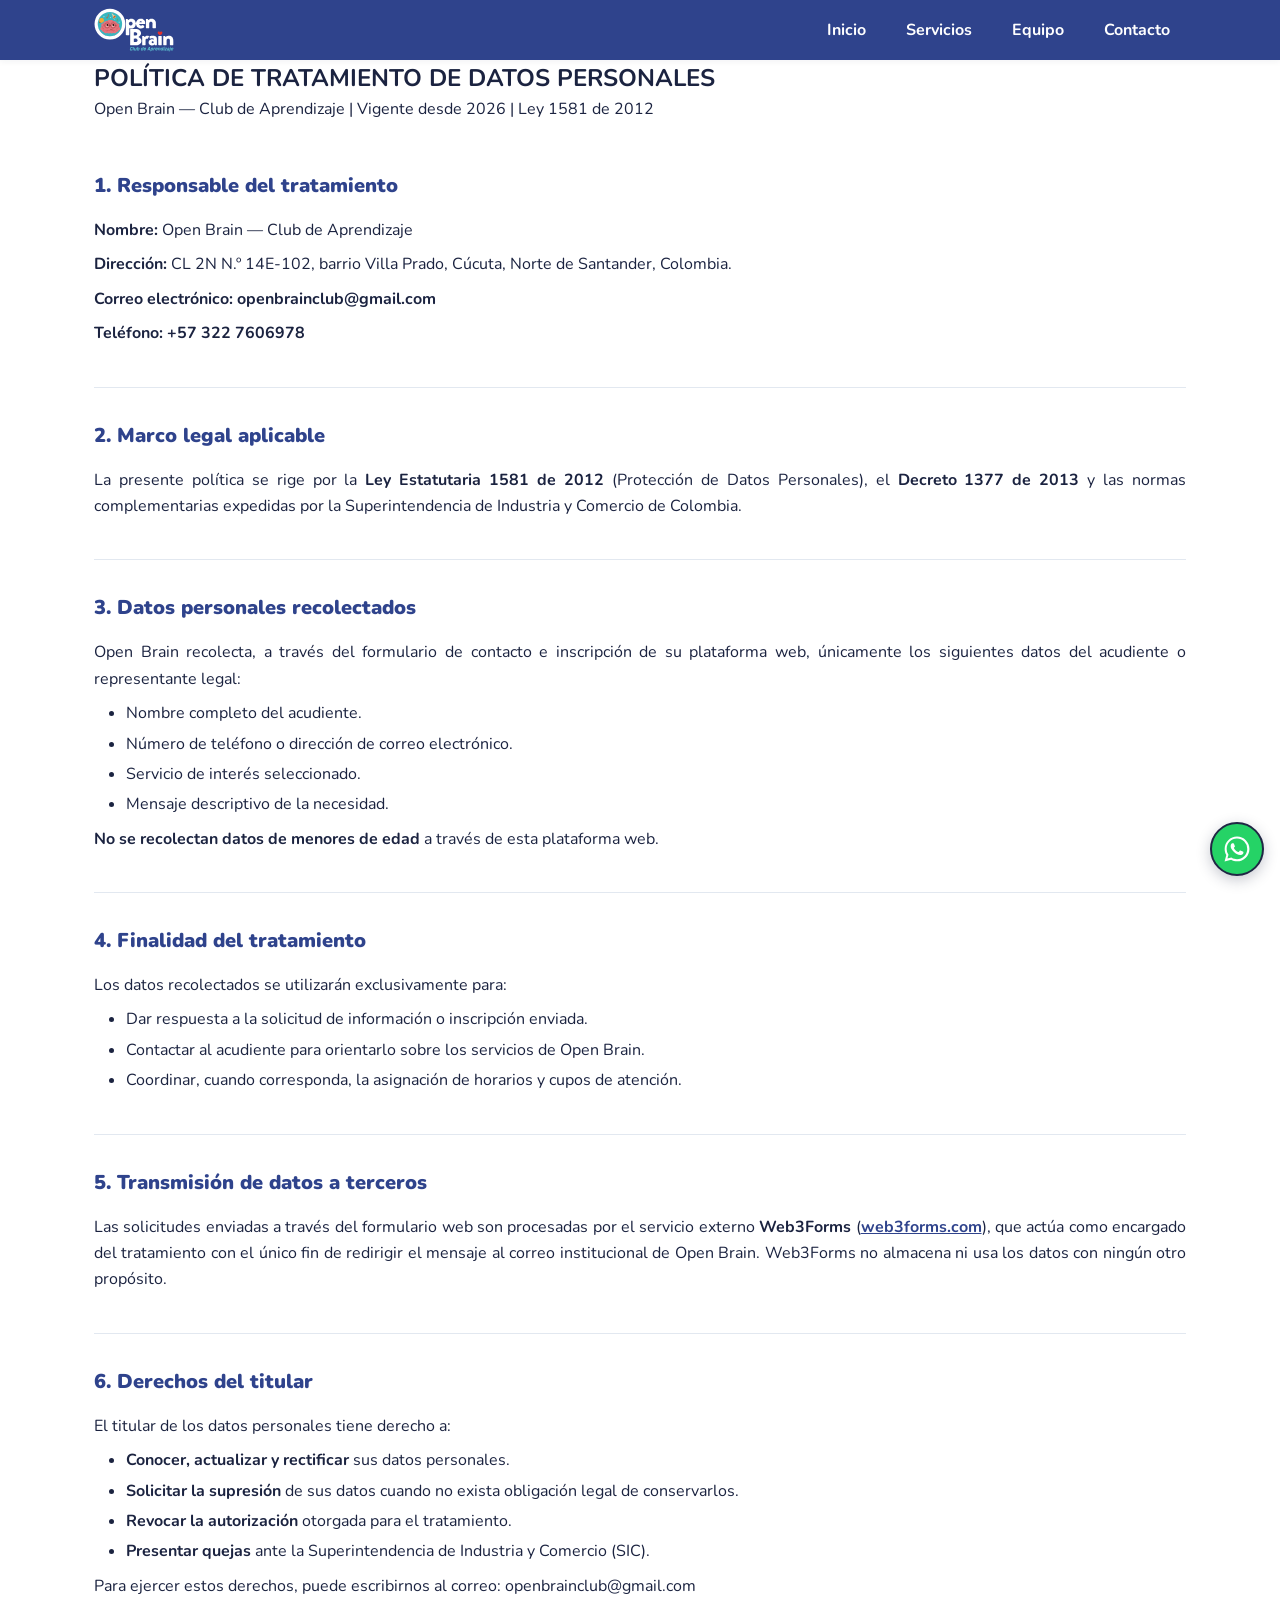
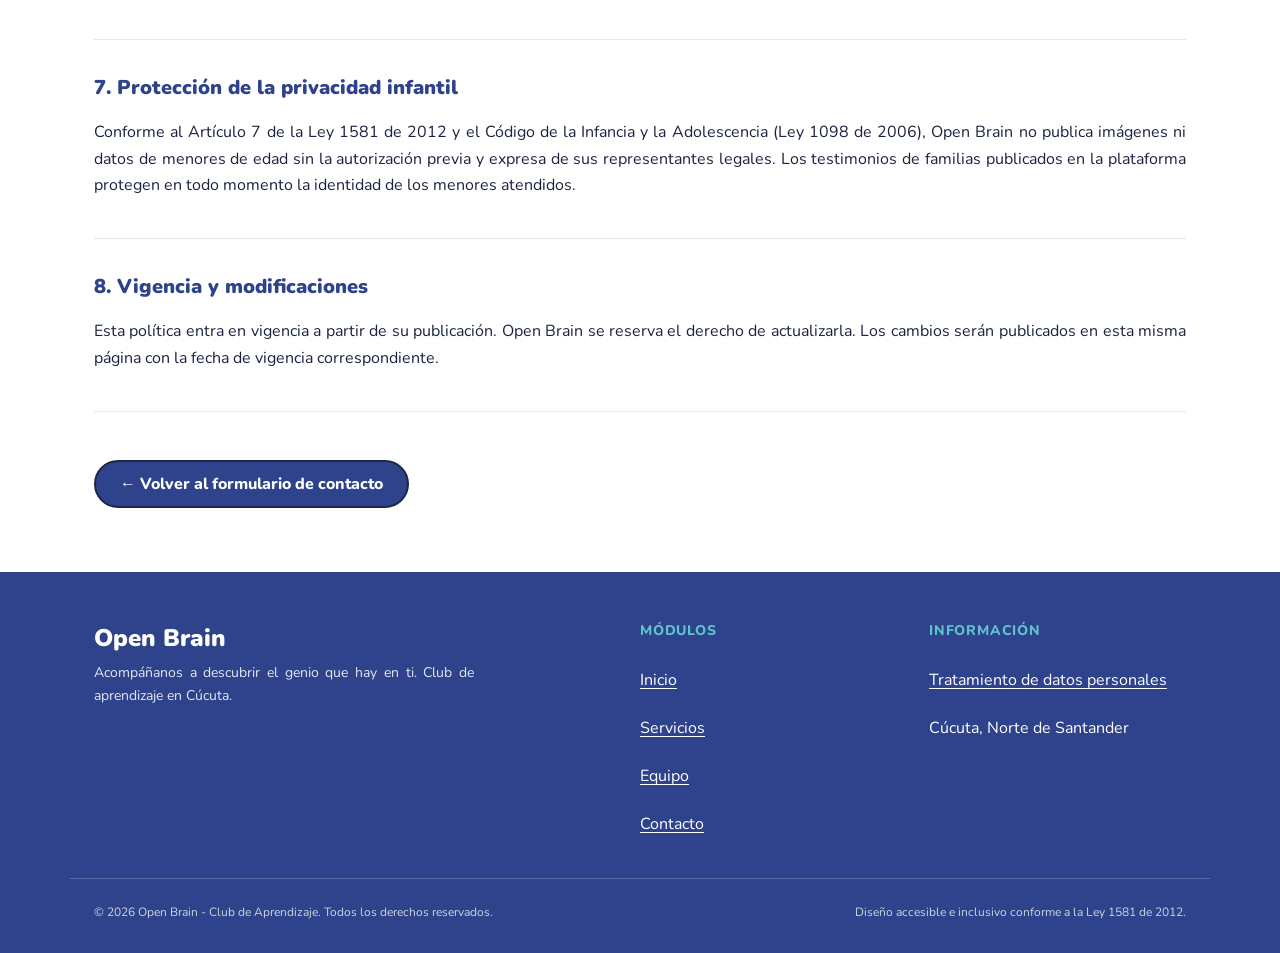
<file: politica-datos.html>
<!DOCTYPE html>
<html lang="es">
<head>
  <meta charset="UTF-8">
  <meta name="viewport" content="width=device-width, initial-scale=1.0">
  <title>Política de Tratamiento de Datos | Open Brain</title>
  <meta name="description" content="Política de tratamiento de datos personales de Open Brain, conforme a la Ley 1581 de 2012. Finalidad, derechos del titular y datos del responsable.">
  <!-- SEO técnico: no indexar páginas legales de apoyo -->
  <meta name="robots" content="noindex, follow">
  <link rel="canonical" href="https://[PENDIENTE: dominio].pages.dev/politica-datos.html">
  <link rel="stylesheet" href="css/variables.css">
  <link rel="stylesheet" href="css/global.css">
</head>
<body>
  <a href="#main" class="skip-link">Saltar al contenido principal</a>

  <!-- RF-01: Barra de navegación -->
  <header class="header">
    <div class="container header__inner">
      <a href="index.html" class="header__logo-link" aria-label="Página de inicio de Open Brain">
        <img src="img/logo-openbrain-header.svg" alt="Logo de Open Brain - Club de Aprendizaje" class="header__logo-img" width="200" height="50">
      </a>

      <button type="button" class="nav__toggle" aria-expanded="false" aria-controls="main-nav" aria-label="Abrir menú de navegación">
        <svg class="nav__toggle-icon nav__toggle-icon--menu" viewBox="0 0 24 24" fill="none" stroke="currentColor" stroke-width="2.5" stroke-linecap="round" stroke-linejoin="round" aria-hidden="true">
          <line x1="3" y1="6" x2="21" y2="6"></line>
          <line x1="3" y1="12" x2="21" y2="12"></line>
          <line x1="3" y1="18" x2="21" y2="18"></line>
        </svg>
        <svg class="nav__toggle-icon nav__toggle-icon--close" viewBox="0 0 24 24" fill="none" stroke="currentColor" stroke-width="2.5" stroke-linecap="round" stroke-linejoin="round" aria-hidden="true">
          <line x1="18" y1="6" x2="6" y2="18"></line>
          <line x1="6" y1="6" x2="18" y2="18"></line>
        </svg>
      </button>

      <nav id="main-nav" class="header__nav nav" aria-label="Navegación principal">
        <ul class="nav__menu">
          <li><a href="index.html" class="nav__link">Inicio</a></li>
          <li><a href="servicios.html" class="nav__link">Servicios</a></li>
          <li><a href="equipo.html" class="nav__link">Equipo</a></li>
          <li><a href="contacto.html" class="nav__link">Contacto</a></li>
        </ul>
      </nav>
    </div>
  </header>

  <main id="main" class="main-content">
    <!-- Cabecera de la página legal -->
    <section class="contact-banner">
      <div class="container">
        <h1 class="contact-banner__title">POLÍTICA DE TRATAMIENTO DE DATOS PERSONALES</h1>
        <p class="contact-banner__text">
          Open Brain — Club de Aprendizaje | Vigente desde 2026 | Ley 1581 de 2012
        </p>
      </div>
    </section>

    <!-- Contenido legal -->
    <section class="legal-content" aria-label="Política de tratamiento de datos personales">
      <div class="container container--narrow">

        <div class="legal-block">
          <h2 class="legal-block__title">1. Responsable del tratamiento</h2>
          <p><strong>Nombre:</strong> Open Brain — Club de Aprendizaje</p>
          <p><strong>Dirección:</strong> CL 2N N.º 14E-102, barrio Villa Prado, Cúcuta, Norte de Santander, Colombia.</p>
          <p><strong>Correo electrónico: openbrainclub@gmail.com</strong> </p>
          <p><strong>Teléfono: +57 322 7606978</strong> </p>
        </div>

        <div class="legal-block">
          <h2 class="legal-block__title">2. Marco legal aplicable</h2>
          <p>
            La presente política se rige por la <strong>Ley Estatutaria 1581 de 2012</strong> (Protección de Datos Personales), el <strong>Decreto 1377 de 2013</strong> y las normas complementarias expedidas por la Superintendencia de Industria y Comercio de Colombia.
          </p>
        </div>

        <div class="legal-block">
          <h2 class="legal-block__title">3. Datos personales recolectados</h2>
          <p>Open Brain recolecta, a través del formulario de contacto e inscripción de su plataforma web, únicamente los siguientes datos del acudiente o representante legal:</p>
          <ul class="legal-list">
            <li>Nombre completo del acudiente.</li>
            <li>Número de teléfono o dirección de correo electrónico.</li>
            <li>Servicio de interés seleccionado.</li>
            <li>Mensaje descriptivo de la necesidad.</li>
          </ul>
          <p><strong>No se recolectan datos de menores de edad</strong> a través de esta plataforma web.</p>
        </div>

        <div class="legal-block">
          <h2 class="legal-block__title">4. Finalidad del tratamiento</h2>
          <p>Los datos recolectados se utilizarán exclusivamente para:</p>
          <ul class="legal-list">
            <li>Dar respuesta a la solicitud de información o inscripción enviada.</li>
            <li>Contactar al acudiente para orientarlo sobre los servicios de Open Brain.</li>
            <li>Coordinar, cuando corresponda, la asignación de horarios y cupos de atención.</li>
          </ul>
        </div>

        <div class="legal-block">
          <h2 class="legal-block__title">5. Transmisión de datos a terceros</h2>
          <p>
            Las solicitudes enviadas a través del formulario web son procesadas por el servicio externo <strong>Web3Forms</strong> (<a href="https://web3forms.com" target="_blank" rel="noopener noreferrer">web3forms.com</a>), que actúa como encargado del tratamiento con el único fin de redirigir el mensaje al correo institucional de Open Brain. Web3Forms no almacena ni usa los datos con ningún otro propósito.
          </p>
        </div>

        <div class="legal-block">
          <h2 class="legal-block__title">6. Derechos del titular</h2>
          <p>El titular de los datos personales tiene derecho a:</p>
          <ul class="legal-list">
            <li><strong>Conocer, actualizar y rectificar</strong> sus datos personales.</li>
            <li><strong>Solicitar la supresión</strong> de sus datos cuando no exista obligación legal de conservarlos.</li>
            <li><strong>Revocar la autorización</strong> otorgada para el tratamiento.</li>
            <li><strong>Presentar quejas</strong> ante la Superintendencia de Industria y Comercio (SIC).</li>
          </ul>
          <p>Para ejercer estos derechos, puede escribirnos al correo: openbrainclub@gmail.com </p>
        </div>

        <div class="legal-block">
          <h2 class="legal-block__title">7. Protección de la privacidad infantil</h2>
          <p>
            Conforme al Artículo 7 de la Ley 1581 de 2012 y el Código de la Infancia y la Adolescencia (Ley 1098 de 2006), Open Brain no publica imágenes ni datos de menores de edad sin la autorización previa y expresa de sus representantes legales. Los testimonios de familias publicados en la plataforma protegen en todo momento la identidad de los menores atendidos.
          </p>
        </div>

        <div class="legal-block">
          <h2 class="legal-block__title">8. Vigencia y modificaciones</h2>
          <p>
            Esta política entra en vigencia a partir de su publicación. Open Brain se reserva el derecho de actualizarla. Los cambios serán publicados en esta misma página con la fecha de vigencia correspondiente.
          </p>
        </div>

        <div class="legal-back">
          <a href="contacto.html" class="btn btn--primary">&larr; Volver al formulario de contacto</a>
        </div>

      </div>
    </section>
  </main>

  <!-- RF-02: Botón flotante de WhatsApp -->
  <a href="https://wa.me/573227606978" class="whatsapp-btn" target="_blank" rel="noopener noreferrer" aria-label="Escribir por WhatsApp a Open Brain">
    <svg class="whatsapp-btn__icon" viewBox="0 0 24 24" aria-hidden="true">
      <path d="M12.04 2c-5.46 0-9.91 4.45-9.91 9.91 0 1.75.46 3.45 1.32 4.95L2.05 22l5.25-1.38c1.45.79 3.08 1.21 4.74 1.21 5.46 0 9.91-4.45 9.91-9.91 0-2.65-1.03-5.14-2.9-7.01A9.82 9.82 0 0 0 12.04 2zm0 18.15c-1.5 0-2.97-.4-4.25-1.16l-.3-.18-3.13.82.83-3.05-.2-.32a8.19 8.19 0 0 1-1.26-4.35c0-4.54 3.7-8.24 8.24-8.24 2.2 0 4.27.86 5.82 2.42a8.18 8.18 0 0 1 2.41 5.83c.01 4.54-3.69 8.23-8.23 8.23zm4.52-6.17c-.25-.12-1.47-.72-1.7-.81-.23-.08-.39-.12-.56.12-.17.25-.64.81-.79.98-.14.17-.29.19-.54.06-.25-.12-1.05-.39-2-1.23-.74-.66-1.24-1.48-1.39-1.73-.14-.25-.02-.38.11-.5.11-.11.25-.29.37-.43.12-.15.17-.25.25-.42.08-.17.04-.31-.02-.44-.06-.12-.56-1.35-.77-1.85-.2-.48-.41-.42-.56-.43h-.48c-.17 0-.44.06-.67.31-.23.25-.88.86-.88 2.1 0 1.24.9 2.44 1.03 2.61.12.17 1.78 2.71 4.3 3.8.6.26 1.07.41 1.44.53.61.19 1.16.17 1.6.1.49-.07 1.47-.6 1.68-1.18.21-.58.21-1.07.15-1.18-.06-.12-.23-.19-.48-.31z"/>
    </svg>
  </a>

  <footer class="footer">
    <div class="container footer__grid">
      <div class="footer__brand">
        <h2 class="footer__brand-title">Open Brain</h2>
        <p class="footer__brand-text">Acompáñanos a descubrir el genio que hay en ti. Club de aprendizaje en Cúcuta.</p>
      </div>

      <nav class="footer__nav" aria-label="Enlaces rápidos del pie de página">
        <h3 class="footer__section-title">Módulos</h3>
        <ul class="footer__links-list">
          <li><a href="index.html" class="footer__link">Inicio</a></li>
          <li><a href="servicios.html" class="footer__link">Servicios</a></li>
          <li><a href="equipo.html" class="footer__link">Equipo</a></li>
          <li><a href="contacto.html" class="footer__link">Contacto</a></li>
        </ul>
      </nav>

      <div class="footer__legal">
        <h3 class="footer__section-title">Información</h3>
        <ul class="footer__links-list">
          <li><a href="politica-datos.html" class="footer__link">Tratamiento de datos personales</a></li>
          <li><span class="footer__link">Cúcuta, Norte de Santander</span></li>
        </ul>
      </div>
    </div>

    <div class="container footer__bottom">
      <p>&copy; 2026 Open Brain - Club de Aprendizaje. Todos los derechos reservados.</p>
      <p>Diseño accesible e inclusivo conforme a la Ley 1581 de 2012.</p>
    </div>
  </footer>

  <script src="js/menu.js" defer></script>
</body>
</html>
</file>
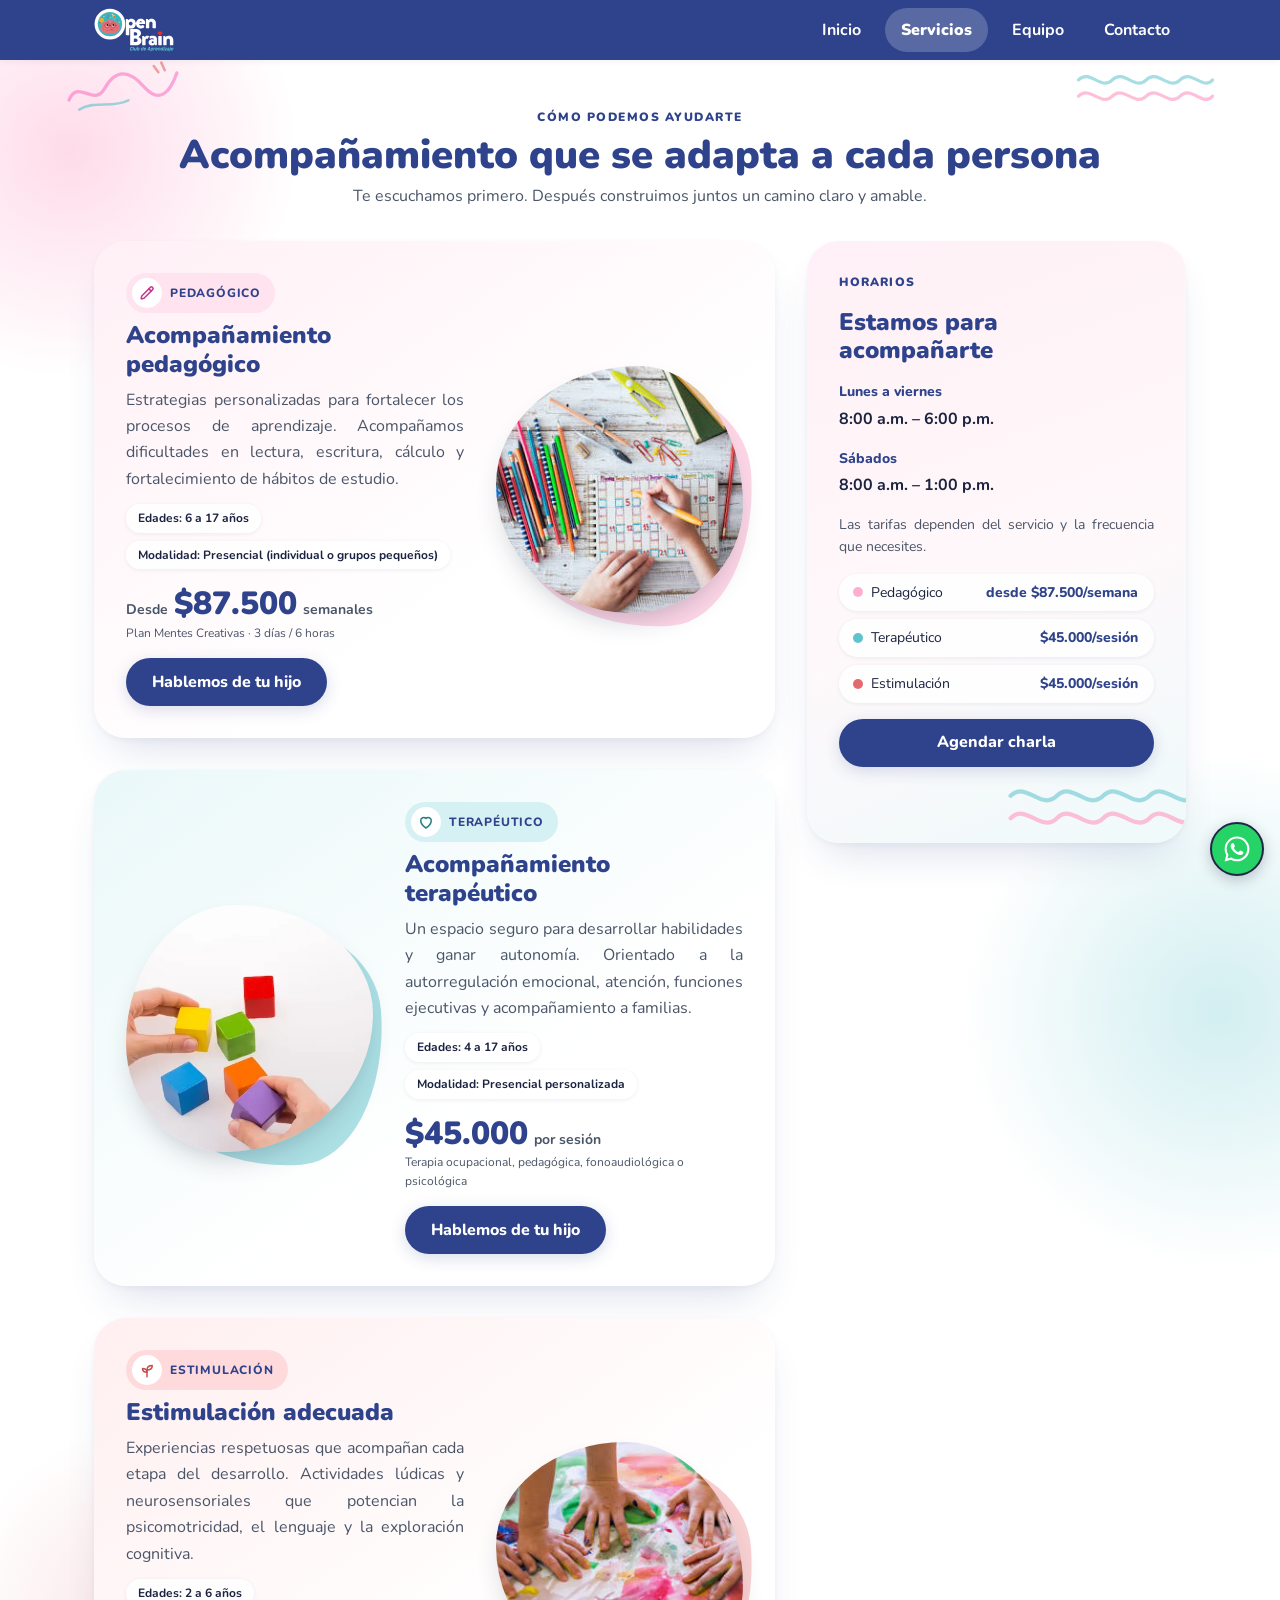
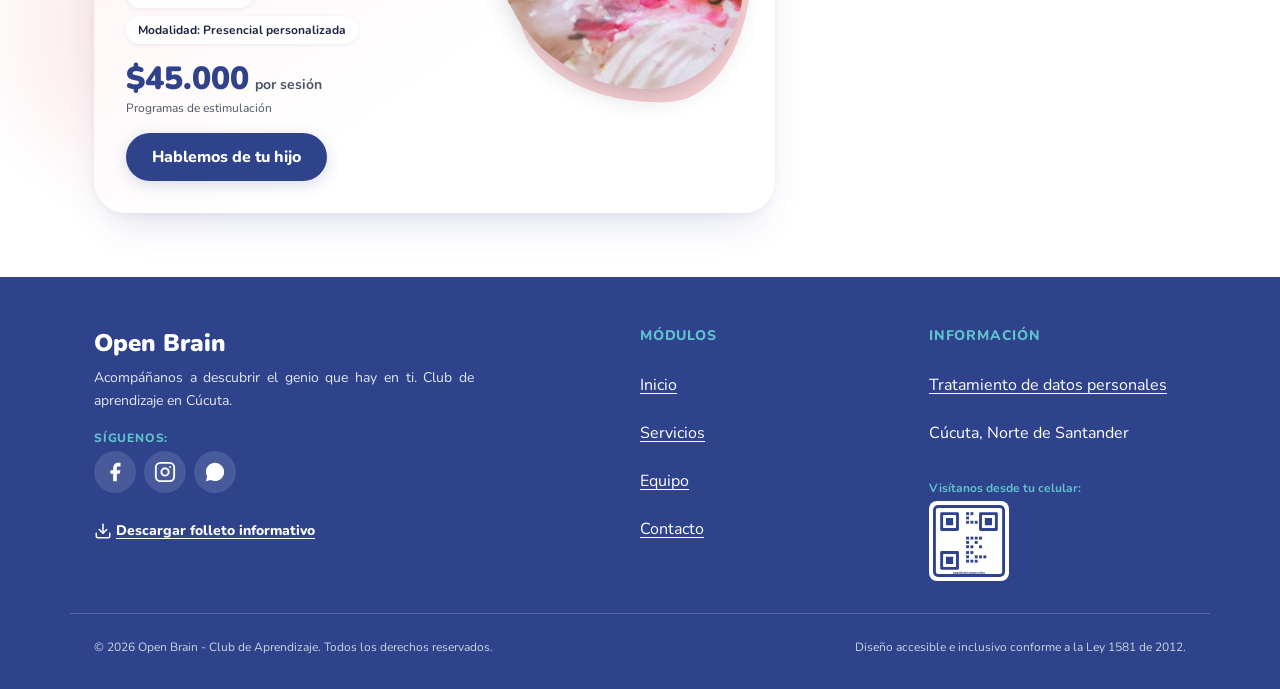
<file: servicios.html>
<!DOCTYPE html>
<html lang="es">
<head>
  <meta charset="UTF-8">
  <meta name="viewport" content="width=device-width, initial-scale=1.0">
  <title>Servicios y Horarios | Open Brain - Club de Aprendizaje</title>
  <meta name="description" content="Conoce nuestros servicios de acompañamiento pedagógico, terapéutico y estimulación adecuada en Cúcuta. Consulta horarios, modalidades y solicita información.">
  <!-- SEO técnico -->
  <meta name="robots" content="index, follow">
  <link rel="canonical" href="https://[PENDIENTE: dominio].pages.dev/servicios.html">
  <!-- Open Graph -->
  <meta property="og:type" content="website">
  <meta property="og:title" content="Servicios y Horarios | Open Brain - Club de Aprendizaje">
  <meta property="og:description" content="Acompañamiento pedagógico, terapéutico y estimulación adecuada para niños y adolescentes en Cúcuta. Consulta horarios y tarifas.">
  <meta property="og:url" content="https://[PENDIENTE: dominio].pages.dev/servicios.html">
  <meta property="og:image" content="https://[PENDIENTE: dominio].pages.dev/img/ilustracion-hero.svg">
  <meta property="og:locale" content="es_CO">
  <meta property="og:site_name" content="Open Brain - Club de Aprendizaje">
  <link rel="stylesheet" href="css/variables.css">
  <link rel="stylesheet" href="css/global.css">
  <link rel="stylesheet" href="css/servicios.css">
</head>
<body>
  <!-- Salto accesible al contenido principal (WCAG 2.1 AA) -->
  <a href="#main" class="skip-link">Saltar al contenido principal</a>

  <!-- ======================================================================
       RF-01: Barra de navegación transversal en Azul Índigo (#2F438C)
       ====================================================================== -->
  <header class="header">
    <div class="container header__inner">
      <a href="index.html" class="header__logo-link" aria-label="Página de inicio de Open Brain">
        <img src="img/logo-openbrain-header.svg" alt="Logo de Open Brain - Club de Aprendizaje" class="header__logo-img" width="200" height="50">
      </a>

      <!-- Botón de apertura/cierre de navegación móvil -->
      <button type="button" class="nav__toggle" aria-expanded="false" aria-controls="main-nav" aria-label="Abrir menú de navegación">
        <svg class="nav__toggle-icon nav__toggle-icon--menu" viewBox="0 0 24 24" fill="none" stroke="currentColor" stroke-width="2.5" stroke-linecap="round" stroke-linejoin="round" aria-hidden="true">
          <line x1="3" y1="6" x2="21" y2="6"></line>
          <line x1="3" y1="12" x2="21" y2="12"></line>
          <line x1="3" y1="18" x2="21" y2="18"></line>
        </svg>
        <svg class="nav__toggle-icon nav__toggle-icon--close" viewBox="0 0 24 24" fill="none" stroke="currentColor" stroke-width="2.5" stroke-linecap="round" stroke-linejoin="round" aria-hidden="true">
          <line x1="18" y1="6" x2="6" y2="18"></line>
          <line x1="6" y1="6" x2="18" y2="18"></line>
        </svg>
      </button>

      <!-- Navegación con acceso a los 4 módulos (RF-01) -->
      <nav id="main-nav" class="header__nav nav" aria-label="Navegación principal">
        <ul class="nav__menu">
          <li class="nav__item">
            <a href="index.html" class="nav__link">Inicio</a>
          </li>
          <li class="nav__item">
            <a href="servicios.html" class="nav__link nav__link--active" aria-current="page">Servicios</a>
          </li>
          <li class="nav__item">
            <a href="equipo.html" class="nav__link">Equipo</a>
          </li>
          <li class="nav__item">
            <a href="contacto.html" class="nav__link">Contacto</a>
          </li>
        </ul>
      </nav>
    </div>
  </header>

  <main id="main" class="main-content services-main">
    <!-- ======================================================================
         Cabecera de Servicios según prototipo (Figura 7 y Figura 8)
         ====================================================================== -->
    <section class="services-header" aria-labelledby="services-page-title">
      <div class="container">
        <span class="tag-label tag-label--center">CÓMO PODEMOS AYUDARTE</span>
        <!-- Único H1 de la página -->
        <h1 id="services-page-title" class="services-header__title">
          Acompañamiento que se adapta a cada persona
        </h1>
        <p class="services-header__subtitle">
          Te escuchamos primero. Después construimos juntos un camino claro y amable.
        </p>
      </div>
    </section>

    <!-- Disposición de 2 columnas en escritorio / 1 columna en móvil -->
    <div class="container">
      <div class="services-layout">

        <!-- ==================================================================
             RF-09, RF-10, RF-12, RF-13: Columna de Tarjetas de Servicios
             ================================================================== -->
        <div class="services-layout__cards">

          <!-- SERVICIO 1: Acompañamiento Pedagógico (Ancla RF-08) -->
          <article id="pedagogico" class="service-card service-card--pink" aria-labelledby="pedagogico-title">
            <div class="service-card__body">
              <!-- Etiqueta suave de categoría con ícono amable (reemplaza la numeración) -->
              <span class="service-card__tag service-card__tag--pink">
                <svg class="service-card__icon" viewBox="0 0 24 24" fill="none" stroke="currentColor" stroke-width="2" stroke-linecap="round" stroke-linejoin="round" aria-hidden="true" focusable="false"><path d="M4 20l1-4L16.5 4.5a2.1 2.1 0 013 3L8 19l-4 1z"/><path d="M14.5 6.5l3 3"/></svg>
                Pedagógico
              </span>

              <!-- RF-09: Título y descripción -->
              <h2 id="pedagogico-title" class="service-card__title">Acompañamiento pedagógico</h2>
              <p class="service-card__desc">
                Estrategias personalizadas para fortalecer los procesos de aprendizaje. Acompañamos dificultades en lectura, escritura, cálculo y fortalecimiento de hábitos de estudio.
              </p>

              <!-- RF-10: Edades y modalidades -->
              <div class="service-card__meta">
                <span class="meta-chip"><strong>Edades:</strong> 6 a 17 años</span>
                <span class="meta-chip"><strong>Modalidad:</strong> Presencial (individual o grupos pequeños)</span>
              </div>

              <!-- RF-12, RF-13: Tarifa y botón conversacional -->
              <div class="service-card__footer">
                <div class="service-price">
                  <span class="service-price__from">Desde</span>
                  <strong class="service-price__amount">$87.500</strong>
                  <span class="service-price__unit">semanales</span>
                  <small class="service-price__note">Plan Mentes Creativas · 3 días / 6 horas</small>
                </div>
                <a href="contacto.html" class="btn btn--warm">
                  Hablemos de tu hijo
                </a>
              </div>
            </div>

            <!-- Fotografía cálida en forma orgánica -->
            <figure class="service-card__media">
              <img src="img/servicio-pedagogico.jpeg" alt="Práctica pedagógica" class="service-card__img service-card__img--blob-1" width="450" height="300">
            </figure>
          </article>

          <!-- SERVICIO 2: Acompañamiento Terapéutico (Ancla RF-08) -->
          <article id="terapeutico" class="service-card service-card--teal" aria-labelledby="terapeutico-title">
            <div class="service-card__body">
              <!-- Etiqueta suave de categoría con ícono amable (reemplaza la numeración) -->
              <span class="service-card__tag service-card__tag--teal">
                <svg class="service-card__icon" viewBox="0 0 24 24" fill="none" stroke="currentColor" stroke-width="2" stroke-linecap="round" stroke-linejoin="round" aria-hidden="true" focusable="false"><path d="M12 20s-7-4.4-7-10a4 4 0 017-2.6A4 4 0 0119 10c0 5.6-7 10-7 10z"/></svg>
                Terapéutico
              </span>

              <!-- RF-09: Título y descripción -->
              <h2 id="terapeutico-title" class="service-card__title">Acompañamiento terapéutico</h2>
              <p class="service-card__desc">
                Un espacio seguro para desarrollar habilidades y ganar autonomía. Orientado a la autorregulación emocional, atención, funciones ejecutivas y acompañamiento a familias.
              </p>

              <!-- RF-10: Edades y modalidades -->
              <div class="service-card__meta">
                <span class="meta-chip"><strong>Edades:</strong> 4 a 17 años</span>
                <span class="meta-chip"><strong>Modalidad:</strong> Presencial personalizada</span>
              </div>

              <!-- RF-12, RF-13: Tarifa y botón conversacional -->
              <div class="service-card__footer">
                <div class="service-price">
                  <strong class="service-price__amount">$45.000</strong>
                  <span class="service-price__unit">por sesión</span>
                  <small class="service-price__note">Terapia ocupacional, pedagógica, fonoaudiológica o psicológica</small>
                </div>
                <a href="contacto.html" class="btn btn--warm">
                  Hablemos de tu hijo
                </a>
              </div>
            </div>

            <!-- Fotografía cálida en forma orgánica -->
            <figure class="service-card__media">
              <img src="img/servicio-terapeutico.webp" alt="Niño aprendiendo con cubos" class="service-card__img service-card__img--blob-2" width="504" height="336" loading="lazy">
            </figure>
          </article>

          <!-- SERVICIO 3: Estimulación Adecuada (Ancla RF-08) -->
          <article id="estimulacion" class="service-card service-card--coral" aria-labelledby="estimulacion-title">
            <div class="service-card__body">
              <!-- Etiqueta suave de categoría con ícono amable (reemplaza la numeración) -->
              <span class="service-card__tag service-card__tag--coral">
                <svg class="service-card__icon" viewBox="0 0 24 24" fill="none" stroke="currentColor" stroke-width="2" stroke-linecap="round" stroke-linejoin="round" aria-hidden="true" focusable="false"><path d="M12 21v-9"/><path d="M12 12c0-4 3-6 7-6 0 4-3 6-7 6z"/><path d="M12 15c0-3-2.5-5-6-5 0 3 2.5 5 6 5z"/></svg>
                Estimulación
              </span>

              <!-- RF-09: Título y descripción -->
              <h2 id="estimulacion-title" class="service-card__title">Estimulación adecuada</h2>
              <p class="service-card__desc">
                Experiencias respetuosas que acompañan cada etapa del desarrollo. Actividades lúdicas y neurosensoriales que potencian la psicomotricidad, el lenguaje y la exploración cognitiva.
              </p>

              <!-- RF-10: Edades y modalidades -->
              <div class="service-card__meta">
                <span class="meta-chip"><strong>Edades:</strong> 2 a 6 años</span>
                <span class="meta-chip"><strong>Modalidad:</strong> Presencial personalizada</span>
              </div>

              <!-- RF-12, RF-13: Tarifa y botón conversacional -->
              <div class="service-card__footer">
                <div class="service-price">
                  <strong class="service-price__amount">$45.000</strong>
                  <span class="service-price__unit">por sesión</span>
                  <small class="service-price__note">Programas de estimulación</small>
                </div>
                <a href="contacto.html" class="btn btn--warm">
                  Hablemos de tu hijo
                </a>
              </div>
            </div>

            <!-- Fotografía cálida en forma orgánica -->
            <figure class="service-card__media">
              <img src="img/servicio-estimulacion.jpeg" alt="Niña armando una torre de plastilina de colores durante una actividad de estimulación" class="service-card__img service-card__img--blob-3" width="612" height="408" loading="lazy">
            </figure>
          </article>

        </div>

        <!-- ==================================================================
             RF-11, RF-12: Tarjeta de Horarios y Tarifas (Sidebar)
             ================================================================== -->
        <aside class="services-layout__sidebar" aria-label="Horarios y tarifas">
          <div class="schedule-sidebar-card">
            <span class="schedule-sidebar-card__tag">HORARIOS</span>
            <!-- RF-11: Horarios de atención -->
            <h2 class="schedule-sidebar-card__title">Estamos para acompañarte</h2>

            <div class="schedule-sidebar-card__block">
              <span class="schedule-day-title">Lunes a viernes</span>
              <span class="schedule-day-hours">8:00 a.m. – 6:00 p.m.</span>
            </div>

            <div class="schedule-sidebar-card__block">
              <span class="schedule-day-title">Sábados</span>
              <span class="schedule-day-hours">8:00 a.m. – 1:00 p.m.</span>
            </div>

            <!-- RF-12: Nota de tarifas y marcador -->
            <p class="schedule-sidebar-card__note">
              Las tarifas dependen del servicio y la frecuencia que necesites.
            </p>
            <ul class="schedule-sidebar-card__prices">
              <li class="schedule-price-row schedule-price-row--pink"><span>Pedagógico</span> <strong>desde $87.500/semana</strong></li>
              <li class="schedule-price-row schedule-price-row--teal"><span>Terapéutico</span> <strong>$45.000/sesión</strong></li>
              <li class="schedule-price-row schedule-price-row--coral"><span>Estimulación</span> <strong>$45.000/sesión</strong></li>
            </ul>

            <!-- RF-13: Botón de contacto conversacional -->
            <a href="contacto.html" class="btn btn--warm btn--full">
              Agendar charla
            </a>
          </div>
        </aside>

      </div>
    </div>
  </main>

  <!-- ======================================================================
       RF-02: Botón flotante accesible de WhatsApp en todas las pantallas
       ====================================================================== -->
  <a href="https://wa.me/573227606978?text=Hola%20Open%20Brain,%20deseo%20solicitar%20informaci%C3%B3n" class="whatsapp-btn" target="_blank" rel="noopener noreferrer" aria-label="Escribir por WhatsApp a Open Brain (abre conversación)">
    <svg class="whatsapp-btn__icon" viewBox="0 0 24 24" aria-hidden="true">
      <path d="M12.04 2c-5.46 0-9.91 4.45-9.91 9.91 0 1.75.46 3.45 1.32 4.95L2.05 22l5.25-1.38c1.45.79 3.08 1.21 4.74 1.21 5.46 0 9.91-4.45 9.91-9.91 0-2.65-1.03-5.14-2.9-7.01A9.82 9.82 0 0 0 12.04 2zm0 18.15c-1.5 0-2.97-.4-4.25-1.16l-.3-.18-3.13.82.83-3.05-.2-.32a8.19 8.19 0 0 1-1.26-4.35c0-4.54 3.7-8.24 8.24-8.24 2.2 0 4.27.86 5.82 2.42a8.18 8.18 0 0 1 2.41 5.83c.01 4.54-3.69 8.23-8.23 8.23zm4.52-6.17c-.25-.12-1.47-.72-1.7-.81-.23-.08-.39-.12-.56.12-.17.25-.64.81-.79.98-.14.17-.29.19-.54.06-.25-.12-1.05-.39-2-1.23-.74-.66-1.24-1.48-1.39-1.73-.14-.25-.02-.38.11-.5.11-.11.25-.29.37-.43.12-.15.17-.25.25-.42.08-.17.04-.31-.02-.44-.06-.12-.56-1.35-.77-1.85-.2-.48-.41-.42-.56-.43h-.48c-.17 0-.44.06-.67.31-.23.25-.88.86-.88 2.1 0 1.24.9 2.44 1.03 2.61.12.17 1.78 2.71 4.3 3.8.6.26 1.07.41 1.44.53.61.19 1.16.17 1.6.1.49-.07 1.47-.6 1.68-1.18.21-.58.21-1.07.15-1.18-.06-.12-.23-.19-.48-.31z"/>
    </svg>
  </a>

  <!-- ======================================================================
       Pie de página transversal en Azul Índigo (#2F438C)
       RF-25: Redes sociales | RF-26: Código QR | RF-27: Folleto descargable
       ====================================================================== -->
  <footer class="footer">
    <div class="container footer__grid">
      <!-- Columna 1: Presentación, Redes (RF-25) y Folleto (RF-27) -->
      <div class="footer__brand">
        <h2 class="footer__brand-title">Open Brain</h2>
        <p class="footer__brand-text">
          Acompáñanos a descubrir el genio que hay en ti. Club de aprendizaje en Cúcuta.
        </p>

        <!-- RF-25: Redes sociales existentes -->
        <div class="footer__social">
          <span class="footer__social-label">Síguenos:</span>
          <div class="footer__social-links">
            <a href="https://www.facebook.com/people/Open-Brain-Club-De-Aprendizaje/61576938195843/" class="footer__social-link" target="_blank" rel="noopener noreferrer" aria-label="Open Brain en Facebook">
              <svg viewBox="0 0 24 24" fill="currentColor" width="22" height="22" aria-hidden="true"><path d="M18 2h-3a5 5 0 0 0-5 5v3H7v4h3v8h4v-8h3l1-4h-4V7a1 1 0 0 1 1-1h3z"/></svg>
            </a>
            <a href="https://www.instagram.com/openbrain_club/" class="footer__social-link" target="_blank" rel="noopener noreferrer" aria-label="Open Brain en Instagram">
              <svg viewBox="0 0 24 24" fill="none" stroke="currentColor" stroke-width="2" stroke-linecap="round" stroke-linejoin="round" width="22" height="22" aria-hidden="true"><rect x="2" y="2" width="20" height="20" rx="5" ry="5"/><path d="M16 11.37A4 4 0 1 1 12.63 8 4 4 0 0 1 16 11.37z"/><line x1="17.5" y1="6.5" x2="17.51" y2="6.5"/></svg>
            </a>
            <a href="https://wa.me/573227606978" class="footer__social-link" target="_blank" rel="noopener noreferrer" aria-label="Open Brain por WhatsApp">
              <svg viewBox="0 0 24 24" fill="currentColor" width="22" height="22" aria-hidden="true"><path d="M12.04 2c-5.46 0-9.91 4.45-9.91 9.91 0 1.75.46 3.45 1.32 4.95L2.05 22l5.25-1.38c1.45.79 3.08 1.21 4.74 1.21 5.46 0 9.91-4.45 9.91-9.91 0-2.65-1.03-5.14-2.9-7.01A9.82 9.82 0 0 0 12.04 2z"/></svg>
            </a>
          </div>
          
        </div>

        <!-- RF-27: Folleto digital descargable -->
        <a href="assets/folleto-open-brain.pdf" class="footer__brochure-link" download aria-label="Descargar folleto informativo de Open Brain en PDF">
          <svg viewBox="0 0 24 24" fill="none" stroke="currentColor" stroke-width="2" stroke-linecap="round" stroke-linejoin="round" width="18" height="18" aria-hidden="true"><path d="M21 15v4a2 2 0 0 1-2 2H5a2 2 0 0 1-2-2v-4"/><polyline points="7 10 12 15 17 10"/><line x1="12" y1="15" x2="12" y2="3"/></svg>
          Descargar folleto informativo
          
        </a>
      </div>

      <!-- Columna 2: Navegación del sitio -->
      <nav class="footer__nav" aria-label="Enlaces rápidos del pie de página">
        <h3 class="footer__section-title">Módulos</h3>
        <ul class="footer__links-list">
          <li><a href="index.html" class="footer__link">Inicio</a></li>
          <li><a href="servicios.html" class="footer__link">Servicios</a></li>
          <li><a href="equipo.html" class="footer__link">Equipo</a></li>
          <li><a href="contacto.html" class="footer__link">Contacto</a></li>
        </ul>
      </nav>

      <!-- Columna 3: Información institucional, legal y QR (RF-26) -->
      <div class="footer__legal">
        <h3 class="footer__section-title">Información</h3>
        <ul class="footer__links-list">
          <li><a href="politica-datos.html" class="footer__link">Tratamiento de datos personales</a></li>
          <li><span class="footer__link">Cúcuta, Norte de Santander</span></li>
        </ul>

        <!-- RF-26: Código QR para usar en la sede física -->
        <div class="footer__qr">
          <span class="footer__qr-label">Visítanos desde tu celular:</span>
          <img src="assets/qr-openbrain.svg" alt="Código QR que dirige al sitio web de Open Brain" width="80" height="80" loading="lazy">
        </div>
      </div>
    </div>

    <div class="container footer__bottom">
      <p>&copy; 2026 Open Brain - Club de Aprendizaje. Todos los derechos reservados.</p>
      <p>Diseño accesible e inclusivo conforme a la Ley 1581 de 2012.</p>
    </div>
  </footer>

  <!-- Scripts funcionales -->
  <script src="js/menu.js" defer></script>
</body>
</html>
</file>
<file: css/variables.css>
/* ==========================================================================
   Variables y Tokens de Diseño (Open Brain)
   Basado en el Moodboard (Figura 9) y normas WCAG 2.1 AA
   ========================================================================== */

/* --- 1. Importación de tipografía accesible --- */
@import url('https://fonts.googleapis.com/css2?family=Nunito:wght@400;600;700;800;900&display=swap');

/* --- 2. Variables CSS (Paleta de identidad visual del moodboard, Figura 9) --- */
:root {
  /* Paleta institucional del moodboard */
  --color-primary: #2F438C;          /* Azul índigo: Barra de navegación, botón principal, títulos */
  --color-primary-dark: #202F63;     /* Azul índigo oscuro para hover */
  --color-accent-teal: #5EC3CC;      /* Turquesa: Acentos, ilustraciones, tarjetas */
  --color-accent-teal-dark: #257D86; /* Turquesa oscuro para contraste AA sobre fondo blanco */
  --color-accent-coral: #E36B6F;     /* Coral: Botón de WhatsApp y llamadas a la acción, acentos */
  --color-accent-coral-dark: #C94C50;/* Coral oscuro para estados hover */
  --color-card-pink-light: #FEAFCF;  /* Rosa claro: Fondos suaves de tarjetas */
  --color-card-pink-subtle: #FFF0F6; /* Rosa muy sutil para fondos de testimonios y horarios */
  --color-decor-pink-vivid: #F86DC1; /* Rosa vivo: Detalles decorativos */
  --color-text: #1B2340;             /* Azul oscuro: Texto principal (contraste 14.5:1 en blanco) */
  --color-text-muted: #4A5568;       /* Texto secundario accesible */
  --color-text-light: #FFFFFF;       /* Texto blanco */

  /* Superficies y bordes */
  --color-bg-page: #FFFFFF;
  --color-bg-alt: #F8FAFD;
  --color-border: #E2E8F0;
  --color-border-card: #E8EDF5;

  /* Tipografía */
  --font-family-base: 'Nunito', -apple-system, BlinkMacSystemFont, 'Segoe UI', Roboto, sans-serif;
  --font-size-xs: 0.75rem;    /* 12px */
  --font-size-sm: 0.875rem;   /* 14px */
  --font-size-base: 1rem;     /* 16px */
  --font-size-md: 1.125rem;   /* 18px */
  --font-size-lg: 1.25rem;    /* 20px */
  --font-size-xl: 1.5rem;     /* 24px */
  --font-size-2xl: 2rem;      /* 32px */
  --font-size-3xl: 2.5rem;    /* 40px */
  --line-height-tight: 1.2;
  --line-height-base: 1.55;
  --line-height-relaxed: 1.65;

  /* Espaciado */
  --spacing-xs: 0.25rem;  /* 4px */
  --spacing-sm: 0.5rem;   /* 8px */
  --spacing-md: 1rem;     /* 16px */
  --spacing-lg: 1.5rem;   /* 24px */
  --spacing-xl: 2rem;     /* 32px */
  --spacing-2xl: 3rem;    /* 48px */
  --spacing-3xl: 4rem;    /* 64px */

  /* Radios de borde según estilo de interfaz amigable */
  --radius-sm: 8px;
  --radius-md: 14px;
  --radius-lg: 20px;
  --radius-full: 9999px;

  /* Sombras sutiles */
  --shadow-sm: 0 2px 6px rgba(27, 35, 64, 0.05);
  --shadow-md: 0 6px 18px rgba(27, 35, 64, 0.08);
  --shadow-lg: 0 12px 30px rgba(27, 35, 64, 0.12);

  --transition-fast: 0.2s ease;
  --container-max-width: 1140px;
}

/* --- 3. Reseteo y normalización accesible --- */
*,
*::before,
*::after {
  box-sizing: border-box;
  margin: 0;
  padding: 0;
}

html {
  font-size: 100%;
  scroll-behavior: smooth;
  -webkit-text-size-adjust: 100%;
}

@media (prefers-reduced-motion: reduce) {
  html {
    scroll-behavior: auto;
  }
  *,
  *::before,
  *::after {
    animation-duration: 0.01ms !important;
    animation-iteration-count: 1 !important;
    transition-duration: 0.01ms !important;
    scroll-behavior: auto !important;
  }
}

body {
  font-family: var(--font-family-base);
  font-size: var(--font-size-base);
  line-height: var(--line-height-base);
  color: var(--color-text);
  background-color: var(--color-bg-page);
  min-height: 100vh;
  display: flex;
  flex-direction: column;
}

img,
svg {
  display: block;
  max-width: 100%;
  height: auto;
}

a {
  color: var(--color-primary);
  text-decoration: none;
  transition: color var(--transition-fast);
}

button {
  font-family: inherit;
  font-size: inherit;
  cursor: pointer;
  border: none;
  background: none;
}

ul,
ol {
  list-style: none;
}

/* --- 4. Accesibilidad y Foco visible (WCAG 2.1 AA) --- */
:focus-visible {
  outline: 3px solid var(--color-accent-teal);
  outline-offset: 3px;
  border-radius: var(--radius-sm);
}

.skip-link {
  position: absolute;
  top: -999px;
  left: var(--spacing-md);
  background-color: #FFFFFF;
  color: var(--color-primary);
  padding: var(--spacing-sm) var(--spacing-md);
  z-index: 9999;
  font-weight: 800;
  border-radius: var(--radius-sm);
  box-shadow: var(--shadow-lg);
  transition: top var(--transition-fast);
}

.skip-link:focus {
  top: var(--spacing-md);
}

.sr-only {
  position: absolute;
  width: 1px;
  height: 1px;
  padding: 0;
  margin: -1px;
  overflow: hidden;
  clip: rect(0, 0, 0, 0);
  white-space: nowrap;
  border: 0;
}
</file>
<file: css/global.css>
/* ==========================================================================
   Estilos Globales y Componentes Compartidos (Open Brain)
   Navegación, Footer, Botones y Utilidades Transversales
   ========================================================================== */

/* --- 1. Contenedor y utilidades de texto --- */
.container {
  width: 100%;
  max-width: var(--container-max-width);
  margin-left: auto;
  margin-right: auto;
  padding-left: var(--spacing-md);
  padding-right: var(--spacing-md);
}

@media (min-width: 768px) {
  .container {
    padding-left: var(--spacing-lg);
    padding-right: var(--spacing-lg);
  }
}

.main-content {
  flex: 1 0 auto;
}

/* --- Texto justificado en todo el sitio (bloques "cuadrados", sin desbordes) ---
   Mismo criterio que las biografías del equipo. Requiere lang="es" en <html>
   para que el corte automático de palabras (hyphens) use reglas del español. */
p,
li,
blockquote,
figcaption {
  text-align: justify;
  text-justify: inter-word;
  hyphens: auto;
  overflow-wrap: break-word;
}

/* Los textos de los bloques centrados conservan la última línea centrada */
.footer__bottom {
  text-align-last: center;
}

@media (min-width: 768px) {
  .footer__bottom {
    text-align-last: auto;
  }
}

.text-coral {
  color: var(--color-accent-coral);
}

.text-indigo {
  color: var(--color-primary);
}

.text-teal {
  color: var(--color-accent-teal-dark);
}

/* Marcadores visibles [PENDIENTE: ...] */
.pending-badge {
  display: inline-block;
  background-color: #FFF3CD;
  color: #856404;
  font-size: var(--font-size-xs);
  font-weight: 800;
  padding: 3px 8px;
  border-radius: var(--radius-sm);
  border: 1px dashed #FFEEBA;
  margin: 2px 0;
}

/* Etiquetas de categoría según prototipo */
.tag-label {
  display: inline-block;
  font-size: var(--font-size-xs);
  font-weight: 900;
  color: var(--color-primary);
  text-transform: uppercase;
  letter-spacing: 1.5px;
  margin-bottom: var(--spacing-xs);
}

.tag-label--center {
  display: block;
  text-align: center;
}

/* --- 2. Botones (Área táctil mínima >= 44px, estilo píldora con borde definido del prototipo) --- */
.btn {
  display: inline-flex;
  align-items: center;
  justify-content: center;
  min-height: 48px;
  min-width: 48px;
  padding: 10px 24px;
  font-weight: 800;
  font-size: var(--font-size-base);
  border-radius: var(--radius-full);
  border: 2px solid #202744;
  text-align: center;
  cursor: pointer;
  transition: transform var(--transition-fast), background-color var(--transition-fast), box-shadow var(--transition-fast), color var(--transition-fast);
  text-decoration: none;
  line-height: 1.2;
}

.btn:hover {
  transform: translateY(-2px);
  box-shadow: 0 4px 12px rgba(32, 39, 68, 0.18);
}

.btn:active {
  transform: translateY(0);
}

/* Botón principal: Azul índigo (#2F438C) */
.btn--primary {
  background-color: var(--color-primary);
  color: #FFFFFF;
  border-color: #202744;
}

.btn--primary:hover {
  background-color: var(--color-primary-dark);
  color: #FFFFFF;
}

/* Botón secundario / CTA: Coral (#E36B6F) con texto y trazo oscuro según prototipo */
.btn--coral {
  background-color: var(--color-accent-coral);
  color: #202744;
  border-color: #202744;
}

.btn--coral:hover {
  background-color: var(--color-accent-coral-dark);
  color: #FFFFFF;
}

.btn--full {
  width: 100%;
}

@media (min-width: 768px) {
  .btn--full {
    width: auto;
  }
}

/* Botón cálido para sección de servicios: sin borde oscuro, sombra suave, tono conversacional */
.btn--warm {
  background-color: var(--color-primary);
  color: #FFFFFF;
  border: 2px solid transparent;
  box-shadow: 0 4px 16px rgba(47, 67, 140, 0.18);
}

.btn--warm:hover {
  background-color: var(--color-primary-dark);
  color: #FFFFFF;
  box-shadow: 0 6px 20px rgba(47, 67, 140, 0.28);
}

/* Variante cálida en coral (para sidebar de servicios) */
.btn--warm-coral {
  background-color: var(--color-accent-coral);
  color: #FFFFFF;
  border: 2px solid transparent;
  box-shadow: 0 4px 16px rgba(227, 107, 111, 0.22);
}

.btn--warm-coral:hover {
  background-color: var(--color-accent-coral-dark);
  color: #FFFFFF;
  box-shadow: 0 6px 20px rgba(227, 107, 111, 0.32);
}

/* --- 3. Barra de navegación transversal (RF-01 - Azul Índigo según prototipo) --- */
.header {
  position: sticky;
  top: 0;
  background-color: var(--color-primary); /* Azul índigo #2F438C como en prototipo */
  box-shadow: var(--shadow-sm);
  z-index: 1000;
}

.header__inner {
  display: flex;
  align-items: center;
  justify-content: space-between;
  padding-top: var(--spacing-sm);
  padding-bottom: var(--spacing-sm);
}

.header__logo-link {
  display: flex;
  align-items: center;
  min-height: 44px;
}

.header__logo-img {
  height: 44px;
  width: auto;
}

/* Botón de menú móvil */
.nav__toggle {
  display: flex;
  align-items: center;
  justify-content: center;
  width: 48px;
  height: 48px;
  margin-left: auto;
  border-radius: var(--radius-sm);
  color: #FFFFFF;
  background: transparent;
  border: none;
  cursor: pointer;
  transition: background-color var(--transition-fast);
}

.nav__toggle:hover {
  background-color: rgba(255, 255, 255, 0.15);
}

.nav__toggle-icon {
  width: 28px;
  height: 28px;
}

.nav__toggle-icon--close {
  display: none;
}

.nav__toggle[aria-expanded="true"] .nav__toggle-icon--menu,
.nav--open .nav__toggle-icon--menu {
  display: none;
}

.nav__toggle[aria-expanded="true"] .nav__toggle-icon--close,
.nav--open .nav__toggle-icon--close {
  display: block;
}

/* Menú de navegación */
.nav__menu {
  position: absolute;
  top: 100%;
  left: 0;
  right: 0;
  background-color: var(--color-primary); /* Fondo índigo como pantalla 0. Navegación */
  border-top: 1px solid rgba(255, 255, 255, 0.15);
  box-shadow: var(--shadow-lg);
  display: none;
  flex-direction: column;
  padding: var(--spacing-md);
  gap: var(--spacing-xs);
  z-index: 1001;
}

.nav--open .nav__menu,
.header.nav--open .nav__menu {
  display: flex;
}

.nav__link {
  display: flex;
  align-items: center;
  min-height: 48px;
  padding: var(--spacing-sm) var(--spacing-md);
  border-radius: var(--radius-md);
  font-weight: 700;
  font-size: var(--font-size-base);
  color: #FFFFFF;
  transition: background-color var(--transition-fast), color var(--transition-fast);
}

.nav__link:hover {
  background-color: rgba(255, 255, 255, 0.15);
  color: var(--color-accent-teal);
}

.nav__link--active {
  background-color: rgba(255, 255, 255, 0.22);
  color: #FFFFFF;
  font-weight: 900;
}

@media (min-width: 768px) {
  .nav__toggle {
    display: none;
  }

  .nav__menu {
    position: static;
    display: flex;
    flex-direction: row;
    align-items: center;
    border-top: none;
    box-shadow: none;
    padding: 0;
    gap: var(--spacing-sm);
  }

  .nav__link {
    padding: var(--spacing-xs) var(--spacing-md);
    min-height: 44px;
    border-radius: var(--radius-full);
  }

  .nav__link--active {
    background-color: rgba(255, 255, 255, 0.2);
  }
}

/* --- 4. Botón flotante de WhatsApp transversal (RF-02) --- */
.whatsapp-btn {
  position: fixed;
  bottom: var(--spacing-lg);
  right: var(--spacing-md);
  z-index: 990;
  display: inline-flex;
  align-items: center;
  justify-content: center;
  width: 54px;
  height: 54px;
  background-color: #25D366; /* Verde oficial WhatsApp */
  color: #FFFFFF;
  border-radius: var(--radius-full);
  border: 2px solid #202744;
  box-shadow: 0 4px 14px rgba(32, 39, 68, 0.25);
  text-decoration: none;
  transition: transform var(--transition-fast), box-shadow var(--transition-fast);
}

.whatsapp-btn:hover {
  transform: translateY(-2px) scale(1.06);
  box-shadow: 0 6px 18px rgba(32, 39, 68, 0.35);
}

.whatsapp-btn__icon {
  width: 30px;
  height: 30px;
  fill: currentColor;
}

/* --- 5. Pie de página institucional transversal (Azul Índigo #2F438C) --- */
.footer {
  background-color: var(--color-primary); /* Azul índigo #2F438C como en prototipo */
  color: #FFFFFF;
  margin-top: auto;
  padding-top: var(--spacing-2xl);
  padding-bottom: var(--spacing-xl);
}

.footer a {
  color: #FFFFFF;
  text-decoration: underline;
  text-underline-offset: 3px;
}

.footer a:hover {
  color: var(--color-accent-teal);
}

.footer__grid {
  display: grid;
  grid-template-columns: 1fr;
  gap: var(--spacing-xl);
  margin-bottom: var(--spacing-xl);
}

@media (min-width: 768px) {
  .footer__grid {
    grid-template-columns: 2fr 1fr 1fr;
  }
}

.footer__brand-title {
  font-size: var(--font-size-xl);
  font-weight: 900;
  color: #FFFFFF;
  margin-bottom: var(--spacing-xs);
}

.footer__brand-text {
  color: #E2E8F0;
  font-size: var(--font-size-sm);
  line-height: var(--line-height-relaxed);
  max-width: 380px;
}

.footer__section-title {
  font-size: var(--font-size-sm);
  font-weight: 800;
  margin-bottom: var(--spacing-md);
  color: var(--color-accent-teal);
  text-transform: uppercase;
  letter-spacing: 0.8px;
}

.footer__links-list {
  display: flex;
  flex-direction: column;
  gap: var(--spacing-xs);
}

.footer__link {
  display: inline-block;
  min-height: 44px;
  line-height: 44px;
  color: #FFFFFF;
}

.footer__bottom {
  border-top: 1px solid rgba(255, 255, 255, 0.2);
  padding-top: var(--spacing-lg);
  display: flex;
  flex-direction: column;
  gap: var(--spacing-xs);
  text-align: center;
  font-size: var(--font-size-xs);
  color: #CBD5E1;
}

@media (min-width: 768px) {
  .footer__bottom {
    flex-direction: row;
    justify-content: space-between;
    text-align: left;
  }
}

/* --- 6. Footer extendido: Redes sociales, QR y Folleto (RF-25, RF-26, RF-27) --- */
.footer__social {
  margin-top: var(--spacing-md);
  display: flex;
  flex-direction: column;
  gap: var(--spacing-xs);
}

.footer__social-label {
  font-size: var(--font-size-xs);
  color: var(--color-accent-teal);
  font-weight: 800;
  text-transform: uppercase;
  letter-spacing: 0.8px;
}

.footer__social-links {
  display: flex;
  gap: var(--spacing-sm);
  align-items: center;
}

.footer__social-link {
  display: inline-flex;
  align-items: center;
  justify-content: center;
  width: 42px;
  height: 42px;
  color: #FFFFFF;
  background-color: rgba(255, 255, 255, 0.12);
  border-radius: var(--radius-full);
  transition: background-color var(--transition-fast), color var(--transition-fast);
  text-decoration: none;
}

.footer__social-link:hover {
  background-color: var(--color-accent-teal);
  color: var(--color-primary);
}

.footer__brochure-link {
  display: inline-flex;
  align-items: center;
  gap: var(--spacing-xs);
  margin-top: var(--spacing-md);
  font-size: var(--font-size-sm);
  font-weight: 800;
  color: #FFFFFF;
  text-decoration: underline;
  text-underline-offset: 3px;
  min-height: 44px;
  flex-wrap: wrap;
}

.footer__brochure-link:hover {
  color: var(--color-accent-teal);
}

.footer__qr {
  margin-top: var(--spacing-lg);
  display: flex;
  flex-direction: column;
  gap: var(--spacing-xs);
}

.footer__qr-label {
  font-size: var(--font-size-xs);
  color: var(--color-accent-teal);
  font-weight: 700;
}

.footer__qr img {
  border-radius: var(--radius-sm);
  background-color: #FFFFFF;
  padding: 4px;
}

/* --- 7. Página de apoyo legal (politica-datos.html) --- */
.legal-content {
  padding-top: var(--spacing-2xl);
  padding-bottom: var(--spacing-3xl);
}

.legal-block {
  margin-bottom: var(--spacing-xl);
  padding-bottom: var(--spacing-xl);
  border-bottom: 1px solid var(--color-border);
}

.legal-block:last-of-type {
  border-bottom: none;
}

.legal-block__title {
  font-size: var(--font-size-lg);
  font-weight: 900;
  color: var(--color-primary);
  margin-bottom: var(--spacing-md);
}

.legal-block p {
  font-size: var(--font-size-base);
  color: var(--color-text);
  line-height: var(--line-height-relaxed);
  margin-bottom: var(--spacing-sm);
}

.legal-block p a {
  color: var(--color-primary);
  font-weight: 700;
  text-decoration: underline;
}

.legal-block__notice {
  margin-top: var(--spacing-sm);
}

.legal-list {
  list-style: disc;
  padding-left: var(--spacing-xl);
  display: flex;
  flex-direction: column;
  gap: var(--spacing-xs);
  font-size: var(--font-size-base);
  color: var(--color-text);
  line-height: var(--line-height-relaxed);
  margin: var(--spacing-sm) 0;
}

.legal-back {
  margin-top: var(--spacing-2xl);
}
</file>
<file: css/inicio.css>
/* ==========================================================================
   Estilos de la Página de Inicio (index.html)
   Hero, Mascota, Presentación de Sede y Animaciones
   ========================================================================== */

/* --- 1. Módulo de Inicio: Hero fiel al prototipo (RF-03, RF-06, RF-08) --- */
.hero-section {
  padding-top: var(--spacing-xl);
  padding-bottom: var(--spacing-2xl);
  background-color: #FFFFFF;
}

.hero-section__inner {
  display: flex;
  flex-direction: column;
  gap: var(--spacing-xl);
  align-items: center;
}

.hero-section__content {
  width: 100%;
}

.hero-section__title {
  font-size: var(--font-size-2xl);
  font-weight: 900;
  color: var(--color-primary); /* Azul índigo */
  line-height: var(--line-height-tight);
  margin-top: var(--spacing-xs);
  margin-bottom: var(--spacing-md);
}

.hero-section__text {
  font-size: var(--font-size-base);
  line-height: var(--line-height-relaxed);
  color: var(--color-text-muted);
  margin-bottom: var(--spacing-lg);
  max-width: 520px;
}

.hero-section__actions {
  display: flex;
  flex-direction: column;
  gap: var(--spacing-sm);
  margin-bottom: var(--spacing-lg);
}

/* Línea de contacto directo en hero (teléfono y correo según prototipo) */
.hero-contact-line {
  display: flex;
  flex-wrap: wrap;
  align-items: center;
  gap: var(--spacing-md);
  margin-bottom: var(--spacing-lg);
  font-size: var(--font-size-sm);
  color: var(--color-text-muted);
}

.hero-contact-item {
  display: inline-flex;
  align-items: center;
  gap: 6px;
  color: var(--color-text-muted);
  font-weight: 700;
}

.hero-contact-item svg {
  width: 18px;
  height: 18px;
  color: var(--color-primary);
  flex-shrink: 0;
}

/* Píldoras de colores para los 3 servicios al pie del hero (según prototipo) */
.hero-service-pills {
  display: flex;
  flex-wrap: wrap;
  gap: var(--spacing-sm);
}

.service-pill {
  display: inline-flex;
  align-items: center;
  justify-content: center;
  padding: 8px 18px;
  font-size: var(--font-size-xs);
  font-weight: 800;
  border-radius: var(--radius-full);
  border: 2px solid #202744;
  text-decoration: none;
  min-height: 44px;
  transition: transform var(--transition-fast), box-shadow var(--transition-fast);
}

.service-pill:hover {
  transform: translateY(-2px);
  box-shadow: 0 4px 10px rgba(32, 39, 68, 0.16);
}

/* Píldora 1: Pedagógico (Rosa claro del moodboard #FEAFCF) */
.service-pill--pink {
  background-color: var(--color-card-pink-light);
  color: #202744;
}

/* Píldora 2: Terapéutico (Turquesa del moodboard #5EC3CC) */
.service-pill--teal {
  background-color: var(--color-accent-teal);
  color: #202744;
}

/* Píldora 3: Estimulación (Coral del moodboard #E36B6F) */
.service-pill--coral {
  background-color: var(--color-accent-coral);
  color: #202744;
}

.hero-section__visual {
  display: flex;
  justify-content: center;
  align-items: center;
  width: 100%;
}

.hero-section__mascot {
  width: 100%;
  max-width: 320px;
  height: auto;
}

@media (min-width: 768px) {
  .hero-section {
    padding-top: var(--spacing-2xl);
    padding-bottom: var(--spacing-3xl);
  }

  .hero-section__inner {
    flex-direction: row;
    justify-content: space-between;
  }

  .hero-section__content {
    flex: 1 1 54%;
  }

  .hero-section__visual {
    flex: 1 1 42%;
  }

  .hero-section__title {
    font-size: var(--font-size-3xl);
  }

  .hero-section__actions {
    flex-direction: row;
    align-items: center;
  }
}

/* --- 2. Sección Presentación y Sede (RF-04, RF-05) --- */
.about-section {
  padding-top: var(--spacing-2xl);
  padding-bottom: var(--spacing-2xl);
  background-color: var(--color-bg-alt);
  border-top: 1px solid var(--color-border);
  border-bottom: 1px solid var(--color-border);
}

.about-section__grid {
  display: flex;
  flex-direction: column;
  gap: var(--spacing-xl);
}

.about-section__title {
  font-size: var(--font-size-xl);
  font-weight: 900;
  color: var(--color-primary);
  margin-top: var(--spacing-xs);
  margin-bottom: var(--spacing-md);
}

.about-section__paragraph {
  font-size: var(--font-size-base);
  line-height: var(--line-height-relaxed);
  color: var(--color-text);
  margin-bottom: var(--spacing-md);
}

.site-image-card {
  background-color: #FFFFFF;
  border-radius: var(--radius-lg);
  overflow: hidden;
  border: 1px solid var(--color-border);
  box-shadow: var(--shadow-sm);
}

.site-image-card__img {
  display: block;
  width: 100%;
  height: auto;
  aspect-ratio: auto;
  object-fit: contain;
}

.site-image-card__caption {
  padding: var(--spacing-md);
  font-size: var(--font-size-sm);
  color: var(--color-text-muted);
  border-top: 1px solid var(--color-border);
}

@media (min-width: 1024px) {
  .about-section__grid {
    flex-direction: row;
    align-items: center;
  }

  .about-section__content {
    flex: 1 1 50%;
  }

  .about-section__media {
    flex: 1 1 50%;
  }
}

/* --- 3. Scroll Snap y Animaciones de Entrada --- */
html.page-home {
  --alto-header: 60px;
  scroll-snap-type: y mandatory;
  scroll-padding-top: var(--alto-header);
}

.page-home .snap-section {
  min-height: calc(100vh - var(--alto-header));
  min-height: calc(100svh - var(--alto-header));
  display: flex;
  flex-direction: column;
  justify-content: center;
  scroll-snap-align: start;
  scroll-snap-stop: always;
}

.page-home .snap-section > .container {
  width: 100%;
}

.page-home .footer {
  scroll-snap-align: end;
}

/* Píldoras de servicios centradas en Inicio */
.page-home .hero-service-pills {
  justify-content: center;
  margin-top: var(--spacing-xl);
}

/* Animación de entrada (sin movimiento si el usuario lo desactiva en su sistema) */
@media (prefers-reduced-motion: no-preference) {
  .anim-ready .hero-section__content > *,
  .anim-ready .hero-section__visual,
  .anim-ready .hero-service-pills,
  .anim-ready .about-section__content > *,
  .anim-ready .about-section__media {
    opacity: 0;
    transform: translateY(28px);
    transition: opacity 0.6s ease, transform 0.6s cubic-bezier(0.2, 0.7, 0.2, 1);
  }

  .anim-ready .snap-section.is-visible .hero-section__content > *,
  .anim-ready .snap-section.is-visible .hero-section__visual,
  .anim-ready .snap-section.is-visible .hero-service-pills,
  .anim-ready .snap-section.is-visible .about-section__content > *,
  .anim-ready .snap-section.is-visible .about-section__media {
    opacity: 1;
    transform: none;
  }

  /* Aparición escalonada */
  .anim-ready .hero-section__content > :nth-child(2),
  .anim-ready .about-section__content > :nth-child(2) { transition-delay: 0.08s; }
  .anim-ready .hero-section__content > :nth-child(3),
  .anim-ready .about-section__content > :nth-child(3) { transition-delay: 0.16s; }
  .anim-ready .hero-section__content > :nth-child(4) { transition-delay: 0.24s; }
  .anim-ready .hero-section__content > :nth-child(5) { transition-delay: 0.32s; }
  .anim-ready .hero-section__visual,
  .anim-ready .about-section__media { transition-delay: 0.15s; }
  .anim-ready .hero-service-pills { transition-delay: 0.4s; }
}

/* Inicio: aprovechar mejor la pantalla en escritorio */
@media (min-width: 1024px) {
  .page-home .hero-section__title { font-size: 3.5rem; }
  .page-home .hero-section__text { font-size: 1.25rem; max-width: 560px; }
  .page-home .hero-section__mascot { max-width: 460px; }
  .page-home .hero-section__actions { gap: var(--spacing-md); }
  .page-home .hero-service-pills { margin-top: var(--spacing-2xl); }

  .page-home .about-section__title { font-size: 2.5rem; }
  .page-home .about-section__paragraph { font-size: 1.125rem; }
}
</file>
<file: css/equipo.css>
/* ==========================================================================
   Estilos de la Página de Equipo y Testimonios (equipo.html)
   Equipo Interdisciplinario, Testimonios y Acordeón FAQ
   ========================================================================== */

.section-heading-center {
  text-align: center;
  text-align-last: center;
  max-width: 680px;
  margin-left: auto;
  margin-right: auto;
  margin-bottom: var(--spacing-2xl);
}

.container--narrow {
  max-width: 820px;
}

/* Sección Equipo (RF-14) */
.team-section {
  padding-top: var(--spacing-2xl);
  padding-bottom: var(--spacing-3xl);
  background-color: #FFFFFF;
}

.team-section__title {
  font-size: var(--font-size-2xl);
  font-weight: 900;
  color: var(--color-primary);
  line-height: var(--line-height-tight);
  margin-top: var(--spacing-xs);
  margin-bottom: var(--spacing-xs);
}

.team-section__subtitle {
  font-size: var(--font-size-base);
  color: var(--color-text-muted);
}

@media (min-width: 768px) {
  .team-section__title {
    font-size: var(--font-size-3xl);
  }
}

.team-grid {
  display: grid;
  grid-template-columns: 1fr;
  gap: var(--spacing-xl);
  margin-bottom: var(--spacing-2xl);
}

@media (min-width: 680px) {
  .team-grid {
    grid-template-columns: repeat(3, 1fr);
  }
}

.team-card {
  display: flex;
  flex-direction: column;
  align-items: center;
  text-align: center;
  padding: var(--spacing-lg);
  border-radius: var(--radius-lg);
  background-color: var(--color-bg-alt);
  border: 1px solid var(--color-border);
  transition: transform var(--transition-fast), box-shadow var(--transition-fast);
}

.team-card:hover {
  transform: translateY(-4px);
  box-shadow: var(--shadow-md);
  border-color: var(--color-primary);
}

/* Círculos de avatar (foto o inicial) */
.team-avatar {
  width: 90px;
  height: 90px;
  border-radius: var(--radius-full);
  display: flex;
  align-items: center;
  justify-content: center;
  font-size: 2.2rem;
  font-weight: 900;
  margin-bottom: var(--spacing-md);
  background-color: #FFFFFF;
  overflow: hidden;
}

.team-avatar__img {
  width: 100%;
  height: 100%;
  object-fit: cover;
  border-radius: var(--radius-full);
  display: block;
}

.team-avatar--pink {
  border: 4px solid var(--color-decor-pink-vivid); /* #F86DC1 */
  color: var(--color-decor-pink-vivid);
}

.team-avatar--indigo {
  border: 4px solid var(--color-primary); /* #2F438C */
  color: var(--color-primary);
}

.team-avatar--teal {
  border: 4px solid var(--color-accent-teal); /* #5EC3CC */
  color: var(--color-accent-teal-dark);
}

.team-card__name {
  font-size: var(--font-size-lg);
  font-weight: 900;
  color: var(--color-primary);
  margin-bottom: 2px;
}

.team-card__role {
  text-align: center;
  font-size: var(--font-size-xs);
  font-weight: 800;
  color: var(--color-accent-teal-dark);
  text-transform: uppercase;
  letter-spacing: 0.8px;
  margin-bottom: var(--spacing-sm);
}

.team-card__bio {
  font-size: var(--font-size-sm);
  color: var(--color-text-muted);
  line-height: var(--line-height-relaxed);
  text-align: justify;
  text-justify: inter-word;
  hyphens: auto;
  width: 100%;
}

.team-note {
  text-align: center;
  text-align-last: center;
  font-size: var(--font-size-sm);
  color: var(--color-text-muted);
  max-width: 640px;
  margin: 0 auto;
  line-height: var(--line-height-relaxed);
}

/* Sección Testimonios (RF-15) */
.testimonials-section {
  padding-top: var(--spacing-3xl);
  padding-bottom: var(--spacing-3xl);
  background-color: var(--color-bg-alt);
  border-top: 1px solid var(--color-border);
  border-bottom: 1px solid var(--color-border);
}

.testimonials-section__title {
  font-size: var(--font-size-2xl);
  font-weight: 900;
  color: var(--color-primary);
  margin-top: var(--spacing-xs);
  margin-bottom: var(--spacing-xs);
}

.testimonials-section__subtitle {
  font-size: var(--font-size-base);
  color: var(--color-text-muted);
}

.testimonials-grid {
  display: grid;
  grid-template-columns: 1fr;
  gap: var(--spacing-xl);
  margin-bottom: var(--spacing-xl);
}

@media (min-width: 768px) {
  .testimonials-grid {
    grid-template-columns: 1fr 1fr;
  }
}

/* Tarjetas rosas suaves de testimonios según prototipo */
.testimonial-card {
  background-color: #FFF5F8; /* Rosa suave de la paleta */
  border: 2px solid var(--color-card-pink-light); /* #FEAFCF */
  border-radius: var(--radius-lg);
  padding: var(--spacing-xl);
  display: flex;
  flex-direction: column;
  position: relative;
  box-shadow: var(--shadow-sm);
}

.testimonial-card__quote-mark {
  font-size: 3.5rem;
  line-height: 1;
  font-family: Georgia, serif;
  color: var(--color-accent-coral);
  margin-bottom: -15px;
}

.testimonial-card__quote {
  font-size: var(--font-size-base);
  color: var(--color-text);
  line-height: var(--line-height-relaxed);
  margin-bottom: var(--spacing-md);
  flex-grow: 1;
}

.testimonial-card__footer {
  display: flex;
  flex-direction: column;
  gap: 2px;
  border-top: 1px solid rgba(227, 107, 111, 0.2);
  padding-top: var(--spacing-sm);
}

.testimonial-card__author {
  font-style: normal;
  font-weight: 800;
  font-size: var(--font-size-sm);
  color: var(--color-primary);
}

.testimonial-card__legal {
  font-size: var(--font-size-xs);
  color: var(--color-text-muted);
}

.privacy-disclaimer {
  background-color: #FFFFFF;
  border: 1px dashed var(--color-accent-teal);
  border-radius: var(--radius-md);
  padding: var(--spacing-md);
  font-size: var(--font-size-xs);
  color: var(--color-text-muted);
  line-height: var(--line-height-relaxed);
  max-width: 800px;
  margin: 0 auto;
}

/* Sección Preguntas Frecuentes (RF-16 con <details> nativo) */
.faq-section {
  padding-top: var(--spacing-3xl);
  padding-bottom: var(--spacing-3xl);
  background-color: #FFFFFF;
}

.faq-section__title {
  font-size: var(--font-size-2xl);
  font-weight: 900;
  color: var(--color-primary);
  margin-top: var(--spacing-xs);
  margin-bottom: var(--spacing-xs);
}

.faq-section__subtitle {
  font-size: var(--font-size-base);
  color: var(--color-text-muted);
}

.faq-list {
  display: flex;
  flex-direction: column;
  gap: var(--spacing-sm);
  margin-bottom: var(--spacing-2xl);
}

.faq-item {
  background-color: #FFFFFF;
  border: 1px solid var(--color-border);
  border-radius: var(--radius-md);
  transition: border-color var(--transition-fast), box-shadow var(--transition-fast);
}

.faq-item:hover {
  border-color: var(--color-primary);
}

.faq-item[open] {
  border-color: var(--color-primary);
  box-shadow: var(--shadow-sm);
  background-color: #F8FAFD;
}

.faq-item__question {
  display: flex;
  justify-content: space-between;
  align-items: center;
  padding: var(--spacing-md) var(--spacing-lg);
  font-weight: 800;
  font-size: var(--font-size-base);
  color: var(--color-primary);
  cursor: pointer;
  min-height: 52px;
  list-style: none;
}

.faq-item__question::-webkit-details-marker {
  display: none;
}

.faq-item__icon {
  width: 22px;
  height: 22px;
  color: var(--color-primary);
  flex-shrink: 0;
  transition: transform var(--transition-fast);
}

.faq-item[open] .faq-item__icon {
  transform: rotate(45deg);
  color: var(--color-accent-coral);
}

.faq-item__answer {
  padding: 0 var(--spacing-lg) var(--spacing-lg);
  font-size: var(--font-size-base);
  color: var(--color-text);
  line-height: var(--line-height-relaxed);
  border-top: 1px solid var(--color-border);
  padding-top: var(--spacing-sm);
}

.faq-cta {
  text-align: center;
  text-align-last: center;
  background-color: var(--color-card-pink-subtle);
  border: 1px solid var(--color-card-pink-light);
  border-radius: var(--radius-lg);
  padding: var(--spacing-xl);
}

.faq-cta__text {
  font-size: var(--font-size-md);
  font-weight: 800;
  color: var(--color-primary);
  margin-bottom: var(--spacing-md);
}

.faq-cta__actions {
  display: flex;
  flex-direction: column;
  gap: var(--spacing-sm);
  justify-content: center;
}

@media (min-width: 600px) {
  .faq-cta__actions {
    flex-direction: row;
  }
}
</file>
<file: css/servicios.css>
/* ==========================================================================
   Estilos de la Página de Servicios (servicios.html)
   Estética cálida y orgánica: tarjetas suaves, fotografías en formas tipo
   "blob", etiquetas con íconos amables y acentos pastel de fondo.
   ========================================================================== */

/* --- 1. Fondo y acentos decorativos (sin generar scroll horizontal) --- */
.services-main {
  position: relative;
  overflow-x: clip; /* Recorta los acentos sin romper el sidebar fijo (sticky) */
}

/* Mancha rosa difuminada (arriba a la izquierda) */
.services-main::before {
  content: '';
  position: absolute;
  top: -140px;
  left: -160px;
  width: 460px;
  height: 460px;
  border-radius: 50%;
  background: radial-gradient(circle, rgba(254, 175, 207, 0.45) 0%, rgba(254, 175, 207, 0) 70%);
  pointer-events: none;
}

/* Mancha turquesa difuminada (derecha, a media página) */
.services-main::after {
  content: '';
  position: absolute;
  top: 38%;
  right: -200px;
  width: 520px;
  height: 520px;
  border-radius: 50%;
  background: radial-gradient(circle, rgba(94, 195, 204, 0.28) 0%, rgba(94, 195, 204, 0) 70%);
  pointer-events: none;
}

/* --- 2. Cabecera de la página --- */
.services-header {
  position: relative;
  z-index: 1;
  text-align: center;
  text-align-last: center; /* Introducción justificada con última línea centrada */
  padding-top: var(--spacing-2xl);
  padding-bottom: var(--spacing-xl);
}

.services-header__title {
  font-size: var(--font-size-2xl);
  font-weight: 900;
  color: var(--color-primary);
  line-height: var(--line-height-tight);
  margin-top: var(--spacing-xs);
  margin-bottom: var(--spacing-xs);
}

.services-header__subtitle {
  font-size: var(--font-size-base);
  color: var(--color-text-muted);
  max-width: 640px;
  margin-left: auto;
  margin-right: auto;
  line-height: var(--line-height-relaxed);
}

@media (min-width: 768px) {
  .services-header__title {
    font-size: var(--font-size-3xl);
  }
}

/* Trazo de lápiz y onda suave sobre el título, en el espacio libre superior (pantallas medianas y amplias) */
@media (min-width: 768px) {
  .services-header::before,
  .services-header::after {
    content: '';
    position: absolute;
    background-repeat: no-repeat;
    background-size: contain;
    pointer-events: none;
  }

  .services-header::before {
    top: 4px;
    left: 5%;
    width: 120px;
    height: 46px;
    background-image: url('../img/trazo-lapiz.svg');
    transform: rotate(-6deg);
  }

  .services-header::after {
    top: 6px;
    right: 5%;
    width: 140px;
    height: 44px;
    background-image: url('../img/onda-suave.svg');
  }
}

/* --- 3. Disposición general (tarjetas a la izquierda, horarios a la derecha) --- */
.services-layout {
  position: relative;
  z-index: 1;
  display: flex;
  flex-direction: column;
  gap: var(--spacing-xl);
  padding-bottom: var(--spacing-3xl);
}

/* Mancha coral difuminada detrás de las tarjetas */
.services-layout::before {
  content: '';
  position: absolute;
  bottom: 40px;
  left: -140px;
  width: 420px;
  height: 420px;
  border-radius: 50%;
  background: radial-gradient(circle, rgba(227, 107, 111, 0.2) 0%, rgba(227, 107, 111, 0) 70%);
  pointer-events: none;
  z-index: -1;
}

.services-layout__cards {
  display: flex;
  flex-direction: column;
  gap: var(--spacing-xl);
  width: 100%;
  min-width: 0;
}

.services-layout__sidebar {
  width: 100%;
  min-width: 0;
}

@media (min-width: 1024px) {
  .services-layout {
    display: grid;
    grid-template-columns: minmax(0, 1.8fr) minmax(320px, 1fr);
    align-items: start;
    gap: var(--spacing-xl);
  }

  .services-layout__sidebar {
    position: sticky;
    top: 88px;
  }
}

/* --- 4. Tarjeta de servicio (suave, sin contornos marcados) --- */
.service-card {
  --card-tint: var(--color-card-pink-subtle);
  --card-blob: var(--color-card-pink-light);
  --card-tag-bg: #FFE3EE;
  --card-icon: #C23B8E;

  position: relative;
  display: grid;
  grid-template-columns: minmax(0, 1fr);
  gap: var(--spacing-lg);
  padding: var(--spacing-lg);
  border-radius: 32px;
  background: linear-gradient(145deg, var(--card-tint) 0%, #FFFFFF 62%);
  box-shadow: 0 2px 6px rgba(27, 35, 64, 0.04), 0 22px 44px -18px rgba(47, 67, 140, 0.2);
  transition: transform var(--transition-fast), box-shadow var(--transition-fast);
}

.service-card:hover {
  transform: translateY(-3px);
  box-shadow: 0 2px 8px rgba(27, 35, 64, 0.05), 0 28px 52px -18px rgba(47, 67, 140, 0.26);
}

/* Variantes de color pastel por servicio */
.service-card--teal {
  --card-tint: #EAF8F9;
  --card-blob: var(--color-accent-teal);
  --card-tag-bg: #D5F1F4;
  --card-icon: var(--color-accent-teal-dark);
}

.service-card--coral {
  --card-tint: #FFEFF0;
  --card-blob: #F4A3A6;
  --card-tag-bg: #FFDADC;
  --card-icon: var(--color-accent-coral-dark);
}

.service-card__body {
  display: flex;
  flex-direction: column;
  gap: var(--spacing-sm);
  min-width: 0;
}

/* Etiqueta de categoría con ícono (reemplaza la numeración 01, 02, 03) */
.service-card__tag {
  align-self: flex-start;
  display: inline-flex;
  align-items: center;
  gap: var(--spacing-sm);
  padding: 5px 14px 5px 6px;
  border-radius: var(--radius-full);
  background-color: var(--card-tag-bg);
  color: var(--color-primary);
  font-size: var(--font-size-xs);
  font-weight: 800;
  letter-spacing: 0.8px;
  text-transform: uppercase;
}

.service-card__icon {
  width: 30px;
  height: 30px;
  padding: 6px;
  border-radius: 50%;
  background-color: #FFFFFF;
  color: var(--card-icon);
  flex-shrink: 0;
}

.service-card__title {
  font-size: var(--font-size-xl);
  font-weight: 900;
  color: var(--color-primary);
  line-height: var(--line-height-tight);
}

.service-card__desc {
  font-size: var(--font-size-base);
  color: var(--color-text-muted);
  line-height: var(--line-height-relaxed);
}

/* Edades y modalidad en píldoras suaves */
.service-card__meta {
  display: flex;
  flex-wrap: wrap;
  gap: var(--spacing-sm);
  padding: var(--spacing-xs) 0;
  font-size: var(--font-size-xs);
  font-weight: 700;
  color: var(--color-text);
}

.meta-chip {
  background-color: rgba(255, 255, 255, 0.9);
  padding: 5px 12px;
  border-radius: var(--radius-full);
  box-shadow: 0 1px 4px rgba(27, 35, 64, 0.08);
}

.service-card__footer {
  display: flex;
  flex-wrap: wrap;
  align-items: center;
  justify-content: space-between;
  gap: var(--spacing-md);
  margin-top: auto;
  padding-top: var(--spacing-xs);
}

/* Tarifa */
.service-price {
  display: flex;
  flex-wrap: wrap;
  align-items: baseline;
  column-gap: 6px;
  min-width: 0;
  max-width: 100%;
}

.service-price__from,
.service-price__unit {
  font-size: var(--font-size-sm);
  font-weight: 700;
  color: var(--color-text-muted);
}

.service-price__amount {
  font-size: var(--font-size-2xl);
  font-weight: 900;
  line-height: var(--line-height-tight);
  color: var(--color-primary);
}

.service-price__note {
  flex-basis: 100%;
  font-size: var(--font-size-xs);
  line-height: var(--line-height-base);
  color: var(--color-text-muted);
}

/* --- 5. Fotografía cálida en forma orgánica --- */
.service-card__media {
  order: -1; /* En móvil la foto va primero */
  position: relative;
  width: 100%;
  max-width: 420px;
  margin: 0 auto;
}

/* Mancha de color pastel detrás de la foto */
.service-card__media::before {
  content: '';
  position: absolute;
  inset: 6% -4% -6% 8%;
  border-radius: 46% 54% 38% 62% / 58% 40% 60% 42%;
  background-color: var(--card-blob);
  opacity: 0.5;
  transform: rotate(-4deg);
}

.service-card__img {
  position: relative;
  width: 100%;
  height: auto;
  aspect-ratio: 4 / 3;
  object-fit: cover;
  box-shadow: 0 14px 30px -12px rgba(27, 35, 64, 0.3);
}

.service-card__img--blob-1 {
  border-radius: 58% 42% 46% 54% / 48% 56% 44% 52%;
  object-position: 62% 40%;
}

.service-card__img--blob-2 {
  border-radius: 44% 56% 60% 40% / 56% 44% 56% 44%;
  object-position: 30% 50%;
}

.service-card__img--blob-3 {
  border-radius: 52% 48% 38% 62% / 42% 58% 42% 58%;
  object-position: 45% 50%;
}

@media (min-width: 640px) {
  .service-card {
    grid-template-columns: minmax(0, 1fr) minmax(0, 40%);
    align-items: center;
    padding: var(--spacing-xl);
    gap: var(--spacing-xl);
  }

  /* Alternancia: la foto cambia de lado en las tarjetas pares */
  .service-card:nth-child(even) {
    grid-template-columns: minmax(0, 40%) minmax(0, 1fr);
  }

  .service-card__media {
    order: 0;
    margin: 0;
  }

  .service-card:nth-child(even) .service-card__media {
    order: -1;
  }

  .service-card__img {
    aspect-ratio: 1 / 1;
  }
}

/* --- 6. Tarjeta de Horarios y Tarifas (Sidebar) --- */
.schedule-sidebar-card {
  position: relative;
  overflow: hidden;
  background: linear-gradient(160deg, #FFF0F6 0%, #FFF8FA 55%, #EFFAFB 100%);
  border-radius: 32px;
  padding: var(--spacing-xl) var(--spacing-xl) calc(var(--spacing-xl) + 44px);
  box-shadow: 0 2px 6px rgba(27, 35, 64, 0.04), 0 22px 44px -18px rgba(47, 67, 140, 0.2);
  display: flex;
  flex-direction: column;
  gap: var(--spacing-md);
}

/* Onda suave decorativa en la esquina inferior */
.schedule-sidebar-card::after {
  content: '';
  position: absolute;
  right: -10px;
  bottom: 6px;
  width: 190px;
  height: 60px;
  background: url('../img/onda-suave.svg') no-repeat center / contain;
  pointer-events: none;
}

.schedule-sidebar-card__tag {
  font-size: var(--font-size-xs);
  font-weight: 900;
  color: var(--color-primary);
  text-transform: uppercase;
  letter-spacing: 1.2px;
}

.schedule-sidebar-card__title {
  font-size: var(--font-size-xl);
  font-weight: 900;
  color: var(--color-primary);
  line-height: var(--line-height-tight);
}

.schedule-sidebar-card__block {
  display: flex;
  flex-direction: column;
  gap: 4px;
}

.schedule-day-title {
  font-size: var(--font-size-sm);
  font-weight: 800;
  color: var(--color-primary);
}

.schedule-day-hours {
  font-size: var(--font-size-base);
  font-weight: 700;
  color: var(--color-text);
}

.schedule-sidebar-card__note {
  font-size: var(--font-size-sm);
  color: var(--color-text-muted);
  line-height: var(--line-height-base);
}

/* Lista de tarifas en píldoras suaves con punto de color */
.schedule-sidebar-card__prices {
  display: flex;
  flex-direction: column;
  gap: var(--spacing-sm);
}

.schedule-price-row {
  --row-dot: var(--color-card-pink-light);

  position: relative;
  display: flex;
  flex-wrap: wrap;
  justify-content: space-between;
  align-items: center;
  gap: 2px var(--spacing-sm);
  padding: 8px 16px 8px 32px;
  border-radius: var(--radius-full);
  background-color: rgba(255, 255, 255, 0.85);
  box-shadow: 0 1px 4px rgba(27, 35, 64, 0.07);
  font-size: var(--font-size-sm);
  text-align: left;
  color: var(--color-text);
}

.schedule-price-row::before {
  content: '';
  position: absolute;
  left: 14px;
  top: 50%;
  width: 10px;
  height: 10px;
  margin-top: -5px;
  border-radius: 50%;
  background-color: var(--row-dot);
}

.schedule-price-row--teal {
  --row-dot: var(--color-accent-teal);
}

.schedule-price-row--coral {
  --row-dot: var(--color-accent-coral);
}

.schedule-price-row strong {
  color: var(--color-primary);
  font-weight: 800;
}
</file>
